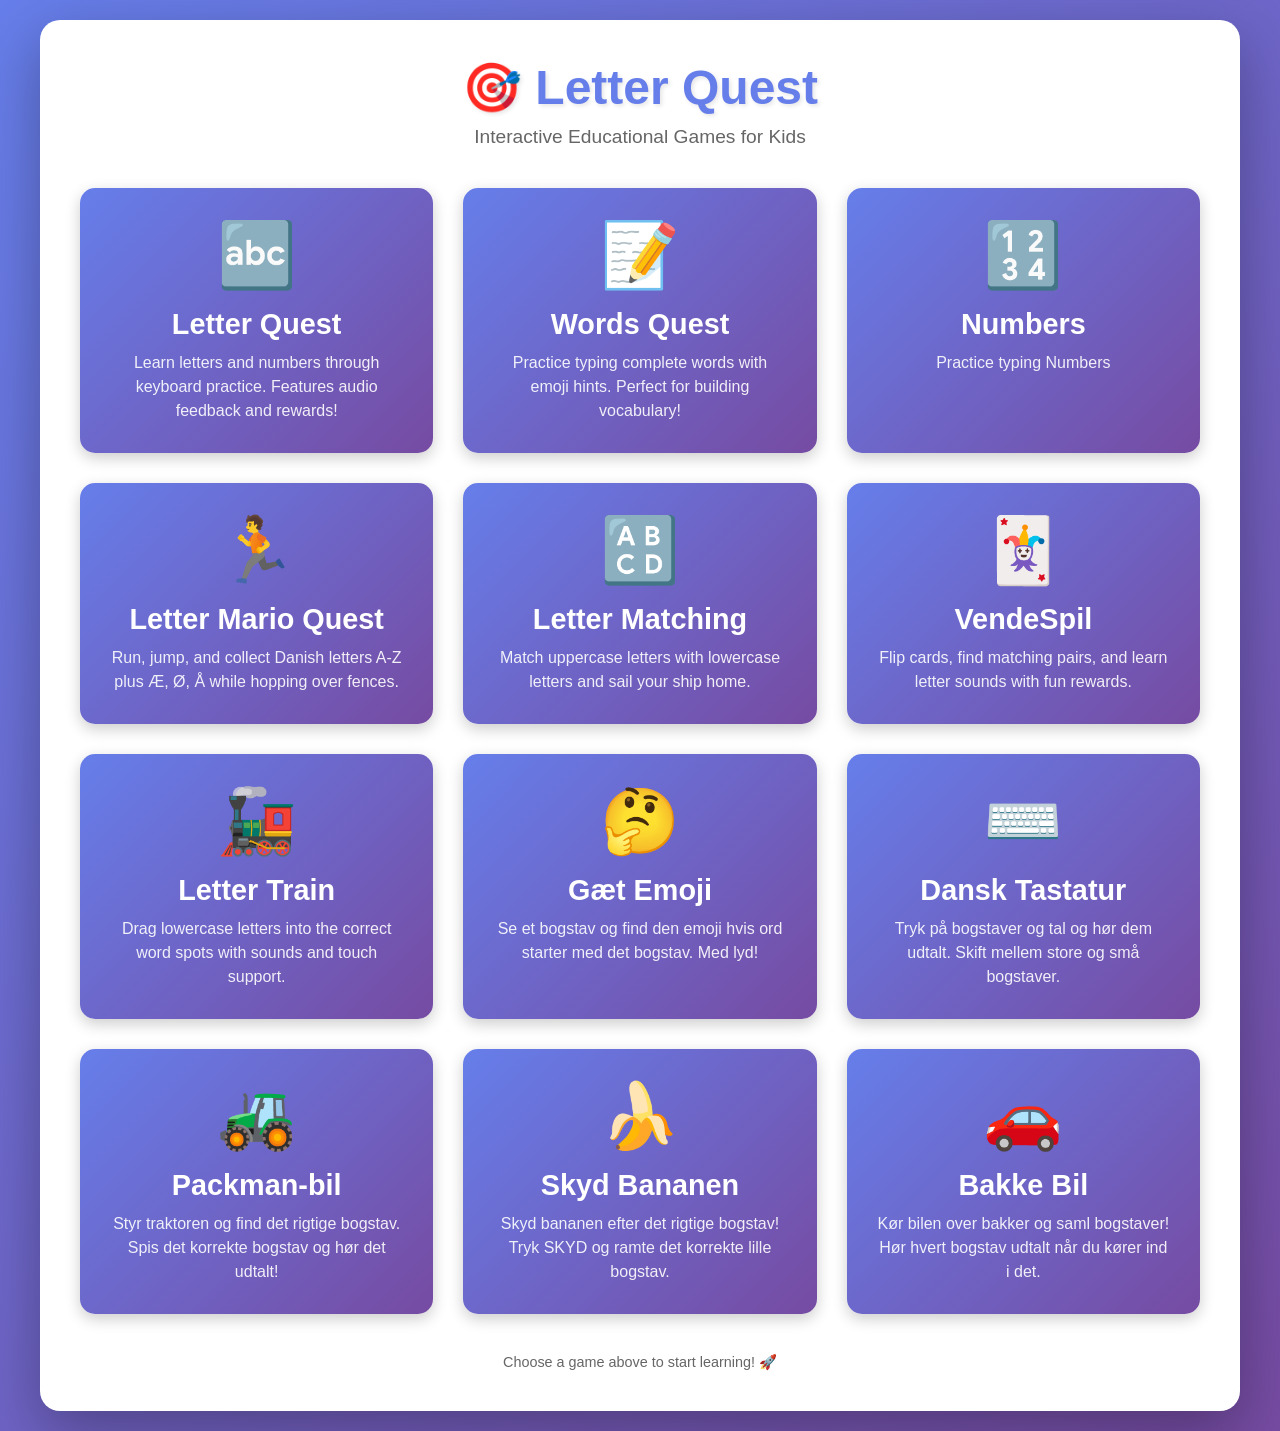
<file: index.html>
<!DOCTYPE html>
<html lang="en">
<head>
    <meta charset="UTF-8">
    <meta name="viewport" content="width=device-width, initial-scale=1.0">
    <title>Letter Quest - Educational Games</title>
    <link rel="icon" type="image/x-icon" href="favicon.ico">
    <link rel="icon" type="image/png" sizes="32x32" href="favicon-32x32.png">
    <link rel="icon" type="image/png" sizes="16x16" href="favicon-16x16.png">
    <link rel="apple-touch-icon" sizes="180x180" href="apple-touch-icon.png">
    <style>
        * {
            margin: 0;
            padding: 0;
            box-sizing: border-box;
        }

        body {
            font-family: 'Arial', sans-serif;
            background: linear-gradient(135deg, #667eea 0%, #764ba2 100%);
            min-height: 100vh;
            display: flex;
            justify-content: center;
            align-items: center;
            padding: 20px;
        }

        .container {
            max-width: 1200px;
            width: 100%;
            min-width: 0;
            background: white;
            border-radius: 20px;
            padding: 40px;
            box-shadow: 0 20px 60px rgba(0, 0, 0, 0.3);
            text-align: center;
        }

        h1 {
            color: #667eea;
            font-size: 3em;
            margin-bottom: 10px;
            text-shadow: 2px 2px 4px rgba(0, 0, 0, 0.1);
        }

        .subtitle {
            color: #666;
            font-size: 1.2em;
            margin-bottom: 40px;
        }

        .games-grid {
            display: grid;
            grid-template-columns: repeat(3, minmax(0, 1fr));
            gap: 30px;
            margin-top: 40px;
        }

        @media (max-width: 1000px) {
            .games-grid {
                grid-template-columns: repeat(2, minmax(0, 1fr));
            }
        }

        .game-card {
            background: linear-gradient(135deg, #667eea 0%, #764ba2 100%);
            border-radius: 15px;
            padding: 30px;
            text-decoration: none;
            color: white;
            transition: transform 0.3s ease, box-shadow 0.3s ease;
            cursor: pointer;
            box-shadow: 0 5px 15px rgba(0, 0, 0, 0.2);
        }

        .game-card:hover {
            transform: translateY(-10px);
            box-shadow: 0 15px 30px rgba(0, 0, 0, 0.3);
        }

        .game-icon {
            font-size: 4em;
            margin-bottom: 15px;
        }

        .game-title {
            font-size: 1.8em;
            font-weight: bold;
            margin-bottom: 10px;
        }

        .game-description {
            font-size: 1em;
            opacity: 0.9;
            line-height: 1.5;
        }

        .footer {
            margin-top: 40px;
            color: #666;
            font-size: 0.9em;
        }

        @media (max-width: 600px) {
            h1 {
                font-size: 2em;
            }

            .subtitle {
                font-size: 1em;
            }

            .games-grid {
                grid-template-columns: 1fr;
            }
        }
    </style>
</head>
<body>
    <div class="container">
        <h1>🎯 Letter Quest</h1>
        <p class="subtitle">Interactive Educational Games for Kids</p>

        <div class="games-grid">
            <a href="letter-quest.html" class="game-card">
                <div class="game-icon">🔤</div>
                <div class="game-title">Letter Quest</div>
                <div class="game-description">
                    Learn letters and numbers through keyboard practice. Features audio feedback and rewards!
                </div>
            </a>

            <a href="words.html" class="game-card">
                <div class="game-icon">📝</div>
                <div class="game-title">Words Quest</div>
                <div class="game-description">
                    Practice typing complete words with emoji hints. Perfect for building vocabulary!
                </div>
            </a>

            <a href="numbers.html" class="game-card">
                <div class="game-icon">🔢</div>
                <div class="game-title">Numbers</div>
                <div class="game-description">
                    Practice typing Numbers
                </div>
            </a>

            <a href="letter-mario.html" class="game-card">
                <div class="game-icon">🏃</div>
                <div class="game-title">Letter Mario Quest</div>
                <div class="game-description">
                    Run, jump, and collect Danish letters A-Z plus Æ, Ø, Å while hopping over fences.
                </div>
            </a>

            <a href="letter-matching.html" class="game-card">
                <div class="game-icon">🔠</div>
                <div class="game-title">Letter Matching</div>
                <div class="game-description">
                    Match uppercase letters with lowercase letters and sail your ship home.
                </div>
            </a>

            <a href="turn-game.html" class="game-card">
                <div class="game-icon">🃏</div>
                <div class="game-title">VendeSpil</div>
                <div class="game-description">
                    Flip cards, find matching pairs, and learn letter sounds with fun rewards.
                </div>
            </a>

            <a href="letter-train.html" class="game-card">
                <div class="game-icon">🚂</div>
                <div class="game-title">Letter Train</div>
                <div class="game-description">
                    Drag lowercase letters into the correct word spots with sounds and touch support.
                </div>
            </a>

            <a href="guess-emoji.html" class="game-card">
                <div class="game-icon">🤔</div>
                <div class="game-title">Gæt Emoji</div>
                <div class="game-description">
                    Se et bogstav og find den emoji hvis ord starter med det bogstav. Med lyd!
                </div>
            </a>

            <a href="danish-keyboard.html" class="game-card">
                <div class="game-icon">⌨️</div>
                <div class="game-title">Dansk Tastatur</div>
                <div class="game-description">
                    Tryk på bogstaver og tal og hør dem udtalt. Skift mellem store og små bogstaver.
                </div>
            </a>

            <a href="packman-car.html" class="game-card">
                <div class="game-icon">🚜</div>
                <div class="game-title">Packman-bil</div>
                <div class="game-description">
                    Styr traktoren og find det rigtige bogstav. Spis det korrekte bogstav og hør det udtalt!
                </div>
            </a>

            <a href="shooting-banana.html" class="game-card">
                <div class="game-icon">🍌</div>
                <div class="game-title">Skyd Bananen</div>
                <div class="game-description">
                    Skyd bananen efter det rigtige bogstav! Tryk SKYD og ramte det korrekte lille bogstav.
                </div>
            </a>

            <a href="climbing-hill.html" class="game-card">
                <div class="game-icon">🚗</div>
                <div class="game-title">Bakke Bil</div>
                <div class="game-description">
                    Kør bilen over bakker og saml bogstaver! Hør hvert bogstav udtalt når du kører ind i det.
                </div>
            </a>
        </div>

        <div class="footer">
            Choose a game above to start learning! 🚀
        </div>
    </div>
</body>
</html>
</file>
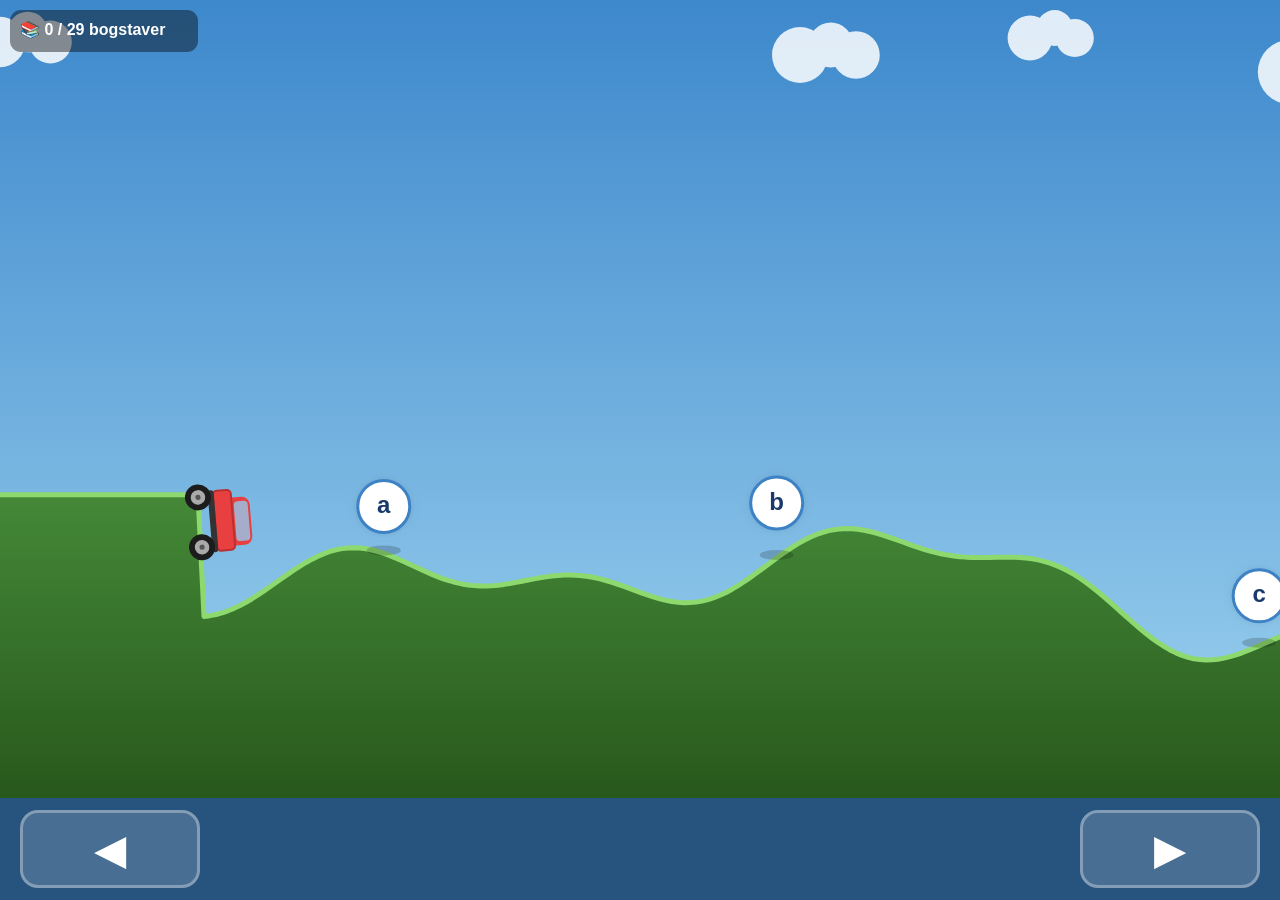
<file: climbing-hill.html>
<!DOCTYPE html>
<html lang="da">
<head>
    <meta charset="UTF-8">
    <meta name="viewport" content="width=device-width, initial-scale=1.0, user-scalable=no">
    <title>Bakke Bil</title>
    <link rel="stylesheet" href="climbing-hill.css">
</head>
<body>
    <main class="page">
        <canvas id="gameCanvas"></canvas>
        <div class="controls">
            <button class="ctrl-btn" id="btnLeft"  type="button" aria-label="Kør tilbage">◀</button>
            <button class="ctrl-btn" id="btnRight" type="button" aria-label="Kør frem">▶</button>
        </div>
    </main>
    <audio id="audioPlayer"></audio>
    <script src="disable-right-click.js"></script>
    <script src="climbing-hill.js"></script>
</body>
</html>
</file>
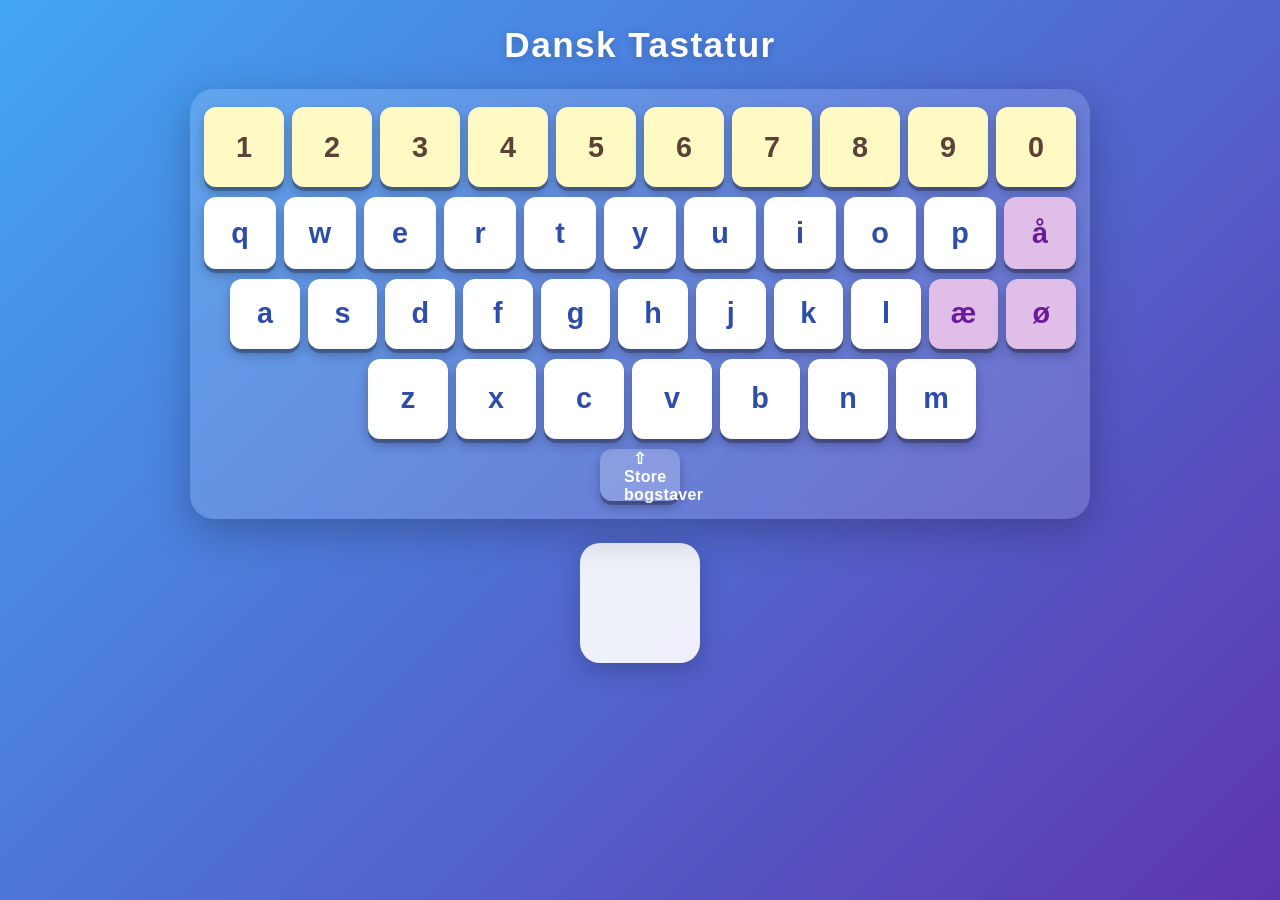
<file: danish-keyboard.html>
<!DOCTYPE html>
<html lang="da">
<head>
    <meta charset="UTF-8">
    <meta name="viewport" content="width=device-width, initial-scale=1.0">
    <title>Dansk Tastatur</title>
    <link rel="stylesheet" href="danish-keyboard.css">
</head>
<body>
    <main class="page">
        <h1 class="title">Dansk Tastatur</h1>

        <div class="keyboard" id="keyboard" aria-label="Dansk tastatur">

            <!-- Numbers row -->
            <div class="kb-row">
                <button class="key key--number" data-char="1" data-audio="numbers/1.ogg">1</button>
                <button class="key key--number" data-char="2" data-audio="numbers/2.ogg">2</button>
                <button class="key key--number" data-char="3" data-audio="numbers/3.ogg">3</button>
                <button class="key key--number" data-char="4" data-audio="numbers/4.ogg">4</button>
                <button class="key key--number" data-char="5" data-audio="numbers/5.ogg">5</button>
                <button class="key key--number" data-char="6" data-audio="numbers/6.ogg">6</button>
                <button class="key key--number" data-char="7" data-audio="numbers/7.ogg">7</button>
                <button class="key key--number" data-char="8" data-audio="numbers/8.ogg">8</button>
                <button class="key key--number" data-char="9" data-audio="numbers/9.ogg">9</button>
                <button class="key key--number" data-char="0" data-audio="numbers/0.ogg">0</button>
            </div>

            <!-- QWERTY row -->
            <div class="kb-row">
                <button class="key key--letter" data-char="Q" data-audio="alphabet/q.ogg">q</button>
                <button class="key key--letter" data-char="W" data-audio="alphabet/w.ogg">w</button>
                <button class="key key--letter" data-char="E" data-audio="alphabet/e.ogg">e</button>
                <button class="key key--letter" data-char="R" data-audio="alphabet/r.ogg">r</button>
                <button class="key key--letter" data-char="T" data-audio="alphabet/t.ogg">t</button>
                <button class="key key--letter" data-char="Y" data-audio="alphabet/y.ogg">y</button>
                <button class="key key--letter" data-char="U" data-audio="alphabet/u.ogg">u</button>
                <button class="key key--letter" data-char="I" data-audio="alphabet/i.ogg">i</button>
                <button class="key key--letter" data-char="O" data-audio="alphabet/o.ogg">o</button>
                <button class="key key--letter" data-char="P" data-audio="alphabet/p.ogg">p</button>
                <button class="key key--letter key--danish" data-char="Å" data-audio="alphabet/å.ogg">å</button>
            </div>

            <!-- Home row -->
            <div class="kb-row kb-row--home">
                <button class="key key--letter" data-char="A" data-audio="alphabet/a.ogg">a</button>
                <button class="key key--letter" data-char="S" data-audio="alphabet/s.ogg">s</button>
                <button class="key key--letter" data-char="D" data-audio="alphabet/d.ogg">d</button>
                <button class="key key--letter" data-char="F" data-audio="alphabet/f.ogg">f</button>
                <button class="key key--letter" data-char="G" data-audio="alphabet/g.ogg">g</button>
                <button class="key key--letter" data-char="H" data-audio="alphabet/h.ogg">h</button>
                <button class="key key--letter" data-char="J" data-audio="alphabet/j.ogg">j</button>
                <button class="key key--letter" data-char="K" data-audio="alphabet/k.ogg">k</button>
                <button class="key key--letter" data-char="L" data-audio="alphabet/l.ogg">l</button>
                <button class="key key--letter key--danish" data-char="Æ" data-audio="alphabet/æ.ogg">æ</button>
                <button class="key key--letter key--danish" data-char="Ø" data-audio="alphabet/ø.ogg">ø</button>
            </div>

            <!-- Bottom row -->
            <div class="kb-row kb-row--bottom">
                <button class="key key--letter" data-char="Z" data-audio="alphabet/z.ogg">z</button>
                <button class="key key--letter" data-char="X" data-audio="alphabet/x.ogg">x</button>
                <button class="key key--letter" data-char="C" data-audio="alphabet/c.ogg">c</button>
                <button class="key key--letter" data-char="V" data-audio="alphabet/v.ogg">v</button>
                <button class="key key--letter" data-char="B" data-audio="alphabet/b.ogg">b</button>
                <button class="key key--letter" data-char="N" data-audio="alphabet/n.ogg">n</button>
                <button class="key key--letter" data-char="M" data-audio="alphabet/m.ogg">m</button>
            </div>

            <!-- Case toggle row -->
            <div class="kb-row kb-row--controls">
                <button class="key key--shift" id="caseToggle" aria-pressed="false">⇧ Store bogstaver</button>
            </div>

        </div>

        <div class="display-wrap">
            <div class="display" id="display" aria-live="polite" aria-label="Senest trykkede tast"></div>
        </div>
    </main>

    <audio id="audioPlayer"></audio>

    <script src="disable-right-click.js"></script>
    <script src="danish-keyboard.js"></script>
</body>
</html>
</file>
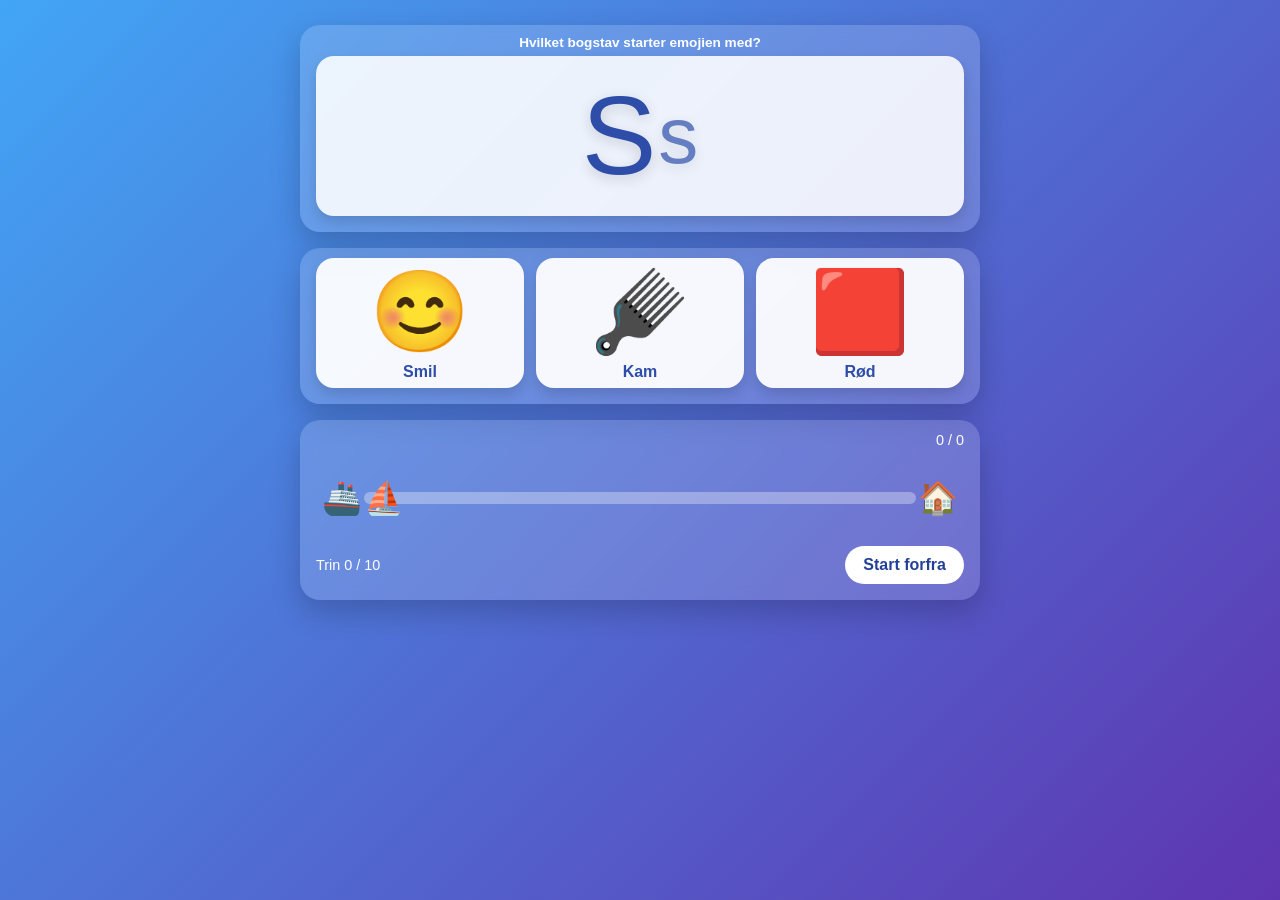
<file: guess-emoji.html>
<!DOCTYPE html>
<html lang="da">
<head>
    <meta charset="UTF-8">
    <meta name="viewport" content="width=device-width, initial-scale=1.0">
    <title>Gæt Emoji</title>
    <link rel="stylesheet" href="guess-emoji.css">
</head>
<body>
    <main class="game" aria-label="Gæt emoji bogstav-spil">

        <section class="panel letter-panel" aria-label="Bogstav">
            <h2 class="panel-title">Hvilket bogstav starter emojien med?</h2>
            <button id="letterBtn" class="letter-card" type="button" aria-label="Tryk for at høre bogstavet"></button>
        </section>

        <section class="panel emoji-panel" aria-label="Vælg emoji">
            <div class="emoji-choices" id="emojiChoices"></div>
        </section>

        <section class="bottom-panel" aria-label="Fremskridt">
            <div class="track-head">
                <div class="feedback" id="feedback" aria-live="polite"></div>
                <div class="score"><span id="correctCount">0</span> / <span id="attemptCount">0</span></div>
            </div>

            <div class="track" id="track">
                <div class="track-line"></div>
                <div class="track-start" aria-hidden="true">🚢</div>
                <div class="track-end" aria-hidden="true">🏠</div>
                <div class="ship" id="ship" aria-hidden="true">⛵</div>
            </div>

            <div class="track-foot">
                <div class="step-info">Trin <span id="stepCount">0</span> / <span id="stepGoal">10</span></div>
                <div class="stickers" id="stickers" aria-label="Optjente klistermærker"></div>
                <button id="restartBtn" class="restart-btn" type="button">Start forfra</button>
            </div>
        </section>

    </main>

    <audio id="audioPlayer"></audio>

    <script src="disable-right-click.js"></script>
    <script src="guess-emoji.js"></script>
</body>
</html>
</file>
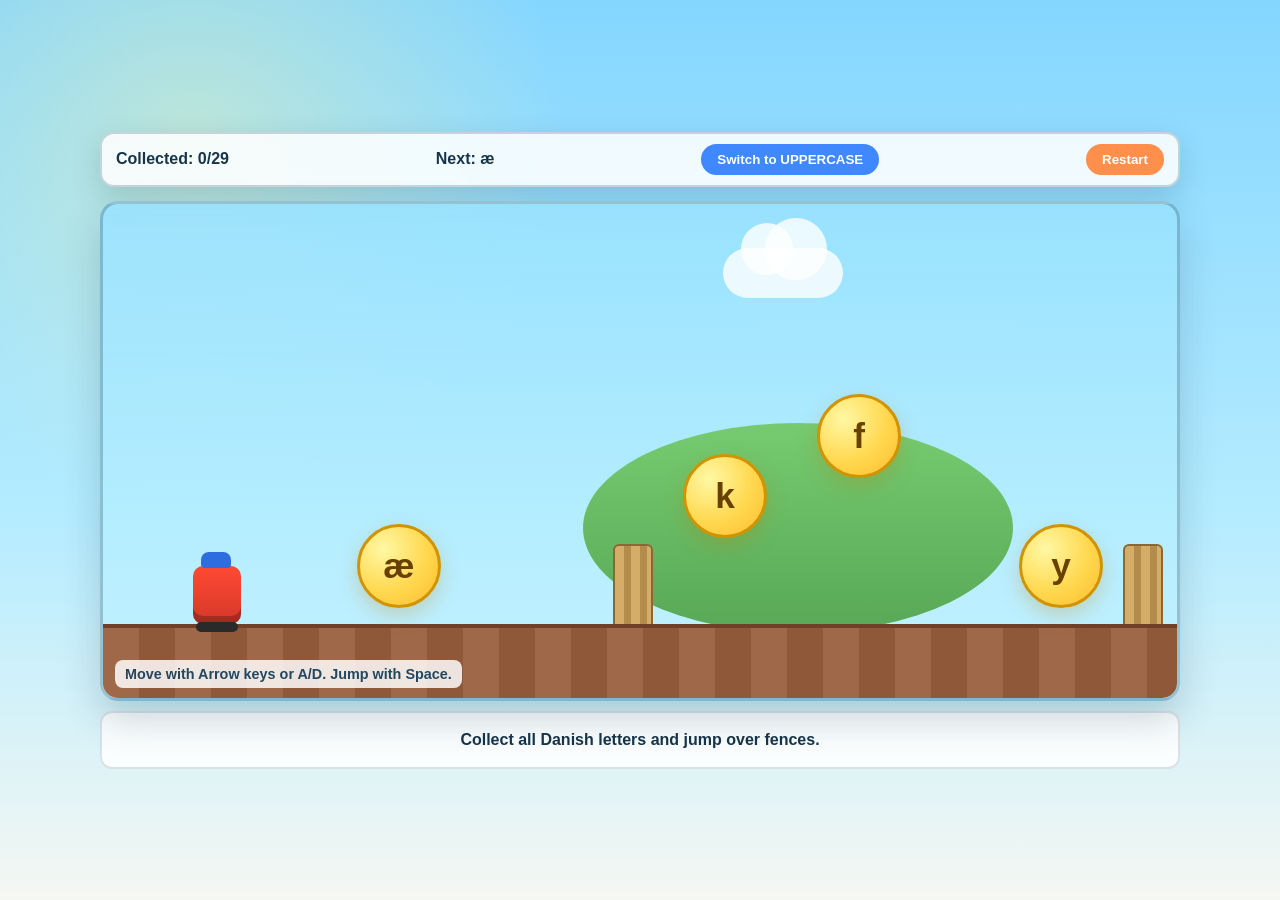
<file: letter-mario.html>
<!DOCTYPE html>
<html lang="en">
<head>
    <meta charset="UTF-8">
    <meta name="viewport" content="width=device-width, initial-scale=1.0">
    <title>Letter Mario Quest</title>
    <link rel="stylesheet" href="letter-mario.css">
</head>
<body>
    <div class="page">
        <header class="hud">
            <div class="hud-item">Collected: <span id="collectedCount">0</span>/<span id="totalCount">29</span></div>
            <div class="hud-item">Next: <span id="nextLetter">A</span></div>
            <button id="toggleCaseBtn" type="button">Switch to UPPERCASE</button>
            <button id="restartBtn" type="button">Restart</button>
        </header>

        <main class="game-shell">
            <div class="game-viewport" id="gameViewport" aria-label="Letter Mario game area">
                <div class="world" id="world">
                    <div class="sky-decor cloud cloud-a"></div>
                    <div class="sky-decor cloud cloud-b"></div>
                    <div class="sky-decor hill hill-a"></div>
                    <div class="sky-decor hill hill-b"></div>
                    <div class="ground" id="ground"></div>
                    <div class="player" id="player" aria-label="Player"></div>
                </div>
                <div class="pickup-preview" id="pickupPreview" aria-live="polite"></div>
                <div class="hint">Move with Arrow keys or A/D. Jump with Space.</div>
                <div class="mobile-controls" id="mobileControls" aria-label="Mobile game controls">
                    <button class="control-btn" id="moveLeftBtn" type="button" aria-label="Move left">&#x2190;</button>
                    <button class="control-btn" id="jumpBtn" type="button" aria-label="Jump">&#x2191;</button>
                    <button class="control-btn" id="moveRightBtn" type="button" aria-label="Move right">&#x2192;</button>
                </div>
            </div>

            <section class="status-panel" id="statusPanel">
                <p id="statusText">Collect all Danish letters from A-Z plus Æ, Ø, Å.</p>
            </section>
        </main>
    </div>

    <audio id="audioPlayer"></audio>
    <script src="disable-right-click.js"></script>
    <script src="letter-mario.js"></script>
</body>
</html>
</file>
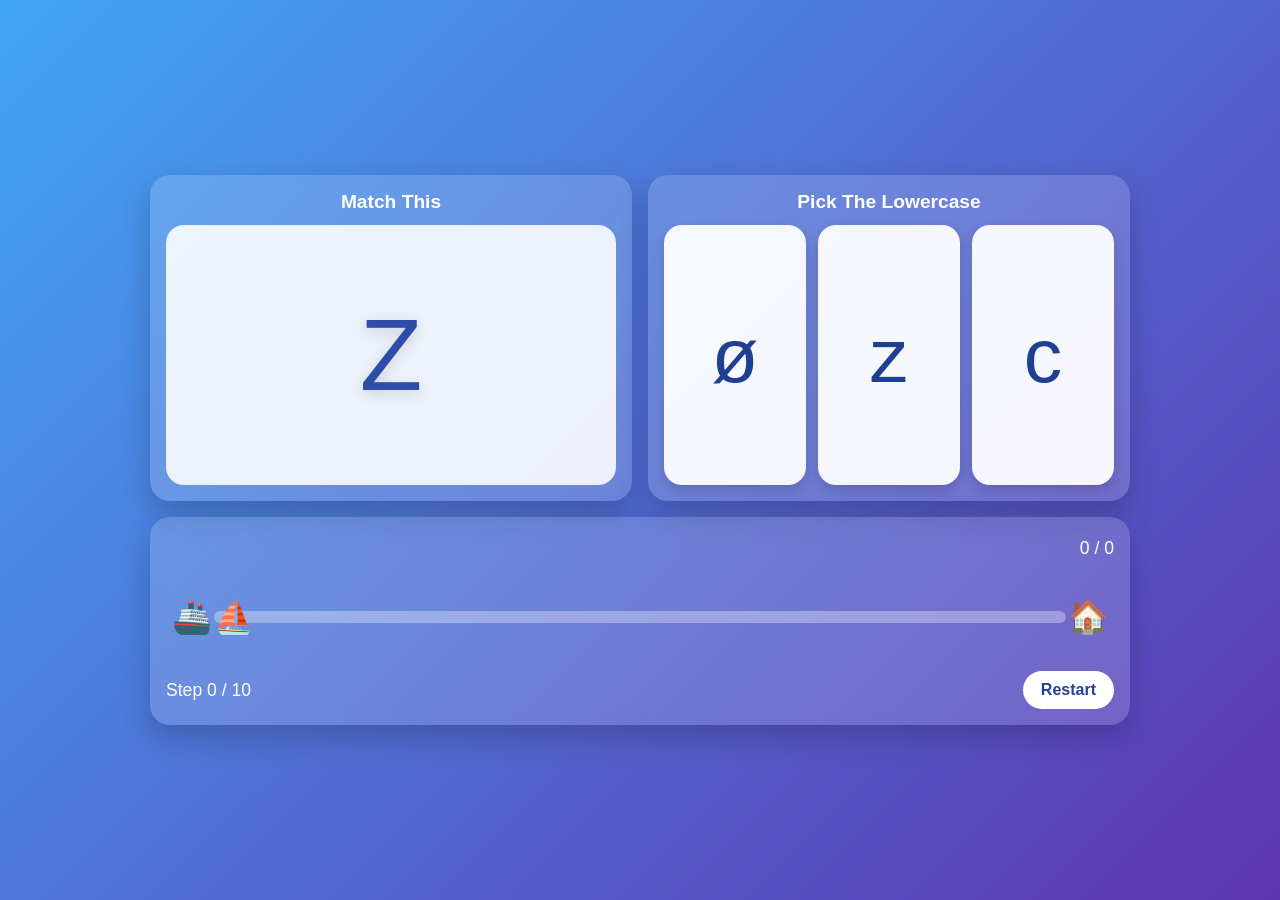
<file: letter-matching.html>
<!DOCTYPE html>
<html lang="en">
<head>
    <meta charset="UTF-8">
    <meta name="viewport" content="width=device-width, initial-scale=1.0">
    <title>Letter Matching</title>
    <link rel="stylesheet" href="letter-matching.css">
</head>
<body>
    <main class="game" aria-label="Letter matching game">
        <section class="top-panels">
            <article class="panel prompt-panel" aria-label="Prompt letter">
                <h2 class="panel-title">Match This</h2>
                <button id="promptCard" class="prompt-card" type="button" aria-label="Prompt uppercase letter"></button>
            </article>

            <article class="panel choices-panel" aria-label="Lowercase choices">
                <h2 class="panel-title">Pick The Lowercase</h2>
                <div class="choices" id="choices"></div>
            </article>
        </section>

        <section class="bottom-panel" aria-label="Progress track">
            <div class="track-head">
                <div class="feedback" id="feedback" aria-live="polite"></div>
                <div class="score"><span id="correctCount">0</span> / <span id="attemptCount">0</span></div>
            </div>

            <div class="track" id="track">
                <div class="track-line"></div>
                <div class="track-start" aria-hidden="true">🚢</div>
                <div class="track-end" aria-hidden="true">🏠</div>
                <div class="ship" id="ship" aria-hidden="true">⛵</div>
            </div>

            <div class="track-foot">
                <div class="step-info">Step <span id="stepCount">0</span> / <span id="stepGoal">10</span></div>
                <div class="stickers" id="stickers" aria-label="Earned stickers"></div>
                <button id="restartBtn" class="restart-btn" type="button">Restart</button>
            </div>
        </section>
    </main>

    <audio id="audioPlayer"></audio>

    <script src="disable-right-click.js"></script>
    <script src="letter-matching.js"></script>
</body>
</html>
</file>
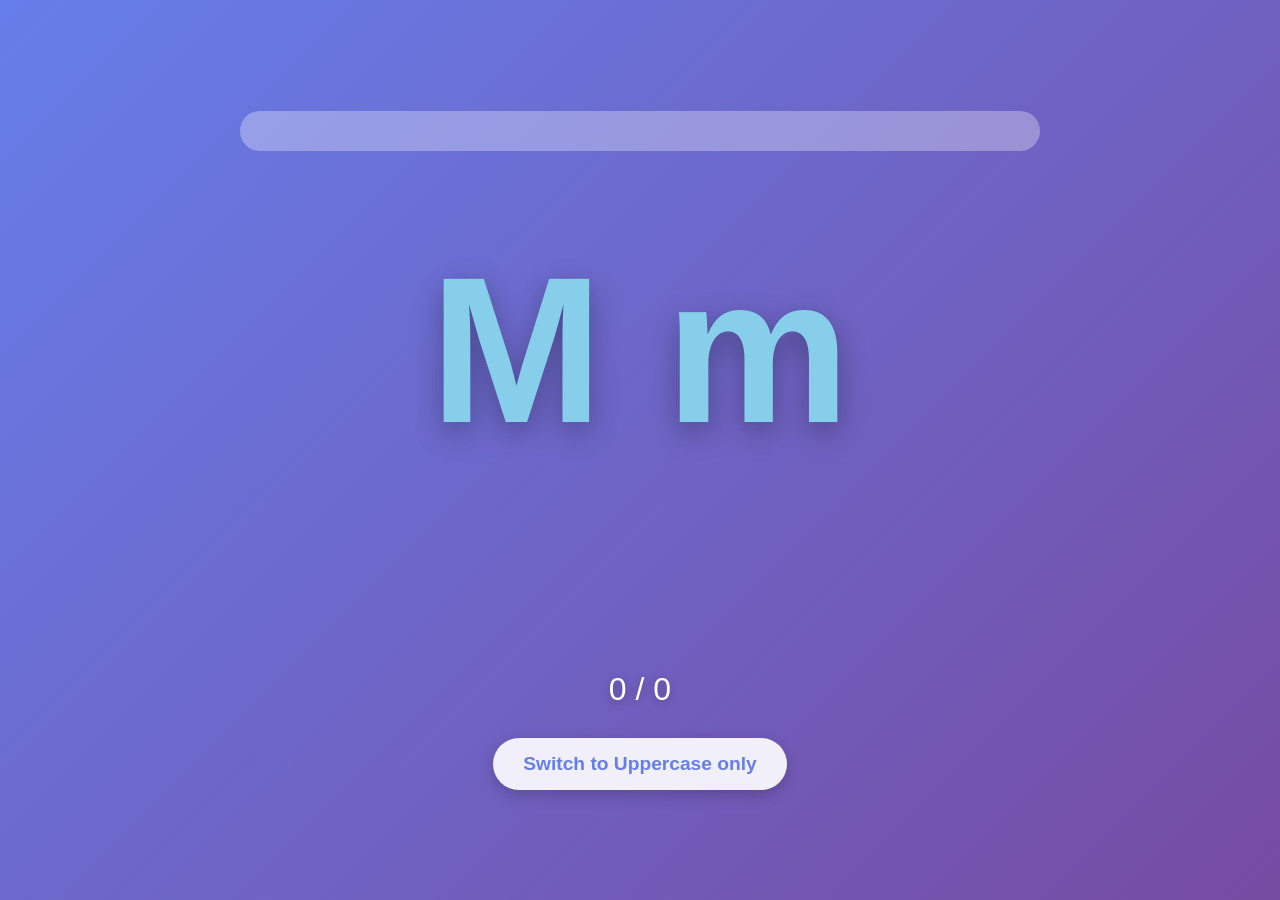
<file: letter-quest.html>
<!DOCTYPE html>
<html lang="en">
<head>
    <meta charset="UTF-8">
    <meta name="viewport" content="width=device-width, initial-scale=1.0">
    <title>Letter Quest</title>
    <link rel="stylesheet" href="letter-quest.css">
</head>
<body>
    <div class="container">
        <div class="progress-bar">
            <div class="progress-fill" id="progressFill"></div>
            <div class="stickers" id="stickers"></div>
        </div>
        
        <div class="letter-display" id="letterDisplay"></div>
        
        <div class="feedback" id="feedback"></div>
        
        <div class="score">
            <span id="successCount">0</span> / <span id="totalCount">0</span>
        </div>
        
        <div class="controls">
            <button id="toggleCase">Switch to Uppercase only</button>
        </div>
    </div>
    
    <audio id="audioPlayer"></audio>
    
    <script src="disable-right-click.js"></script>
    <script src="letter-quest.js"></script>
</body>
</html>
</file>
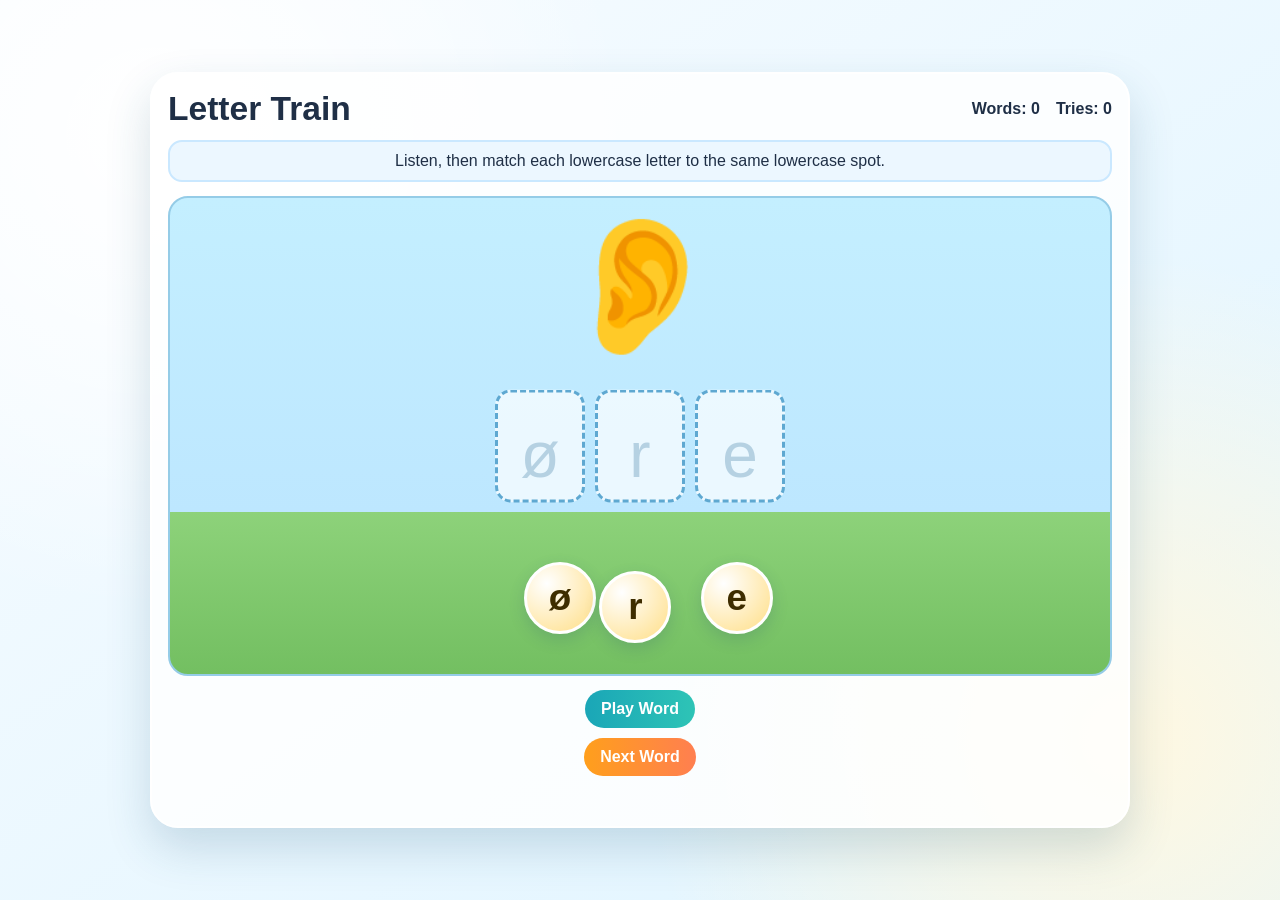
<file: letter-train.html>
<!DOCTYPE html>
<html lang="en">
<head>
	<meta charset="UTF-8">
	<meta name="viewport" content="width=device-width, initial-scale=1.0">
	<title>Letter Train</title>
	<link rel="stylesheet" href="letter-train.css">
</head>
<body>
	<main class="game" aria-label="Letter Train game">
		<header class="topbar">
			<h1>Letter Train</h1>
			<div class="scoreboard">
				<span>Words: <strong id="solvedCount">0</strong></span>
				<span>Tries: <strong id="attemptCount">0</strong></span>
			</div>
		</header>

		<section class="instructions" aria-live="polite">
			<p id="instructionText">Drag a letter to the matching spot, or click a letter then click its spot.</p>
		</section>

		<section class="arena" id="arena" aria-label="Word and letters">
			<div class="emoji" id="emojiDisplay" aria-hidden="true"></div>
			<div class="target-word" id="targetWord" aria-label="Target word"></div>
			<div class="letter-bank" id="letterBank" aria-label="Available letters"></div>
		</section>

		<footer class="controls">
			<button id="playWordBtn" type="button">Play Word</button>
			<button id="nextWordBtn" type="button">Next Word</button>
			<div class="feedback" id="feedback" aria-live="polite"></div>
		</footer>
	</main>

	<audio id="audioPlayer"></audio>

	<script src="disable-right-click.js"></script>
	<script src="letter-train.js"></script>
</body>
</html>
</file>
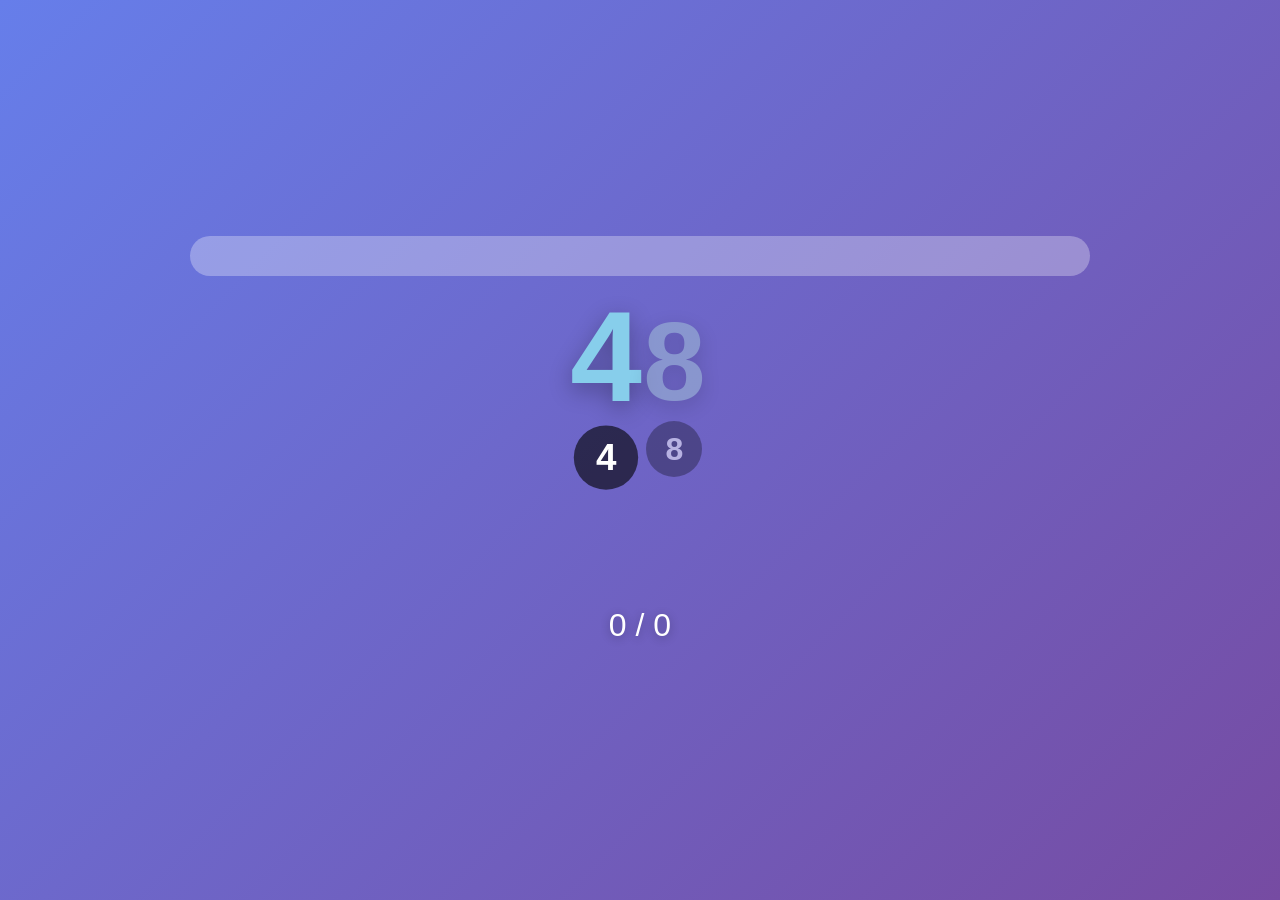
<file: numbers.html>
<!DOCTYPE html>
<html lang="en">
<head>
    <meta charset="UTF-8">
    <meta name="viewport" content="width=device-width, initial-scale=1.0">
    <title>Numbers Quest</title>
    <link rel="stylesheet" href="numbers.css">
</head>
<body>
    <div class="container">
        <div class="progress-bar">
            <div class="progress-fill" id="progressFill"></div>
            <div class="stickers" id="stickers"></div>
        </div>

        <div class="emoji-display" id="emojiDisplay"></div>

        <div class="word-display" id="wordDisplay"></div>

        <div class="feedback" id="feedback"></div>

        <div class="score">
            <span id="successCount">0</span> / <span id="totalCount">0</span>
        </div>
    </div>

    <audio id="audioPlayer"></audio>

    <script src="disable-right-click.js"></script>
    <script src="numbers.js"></script>
</body>
</html>
</file>
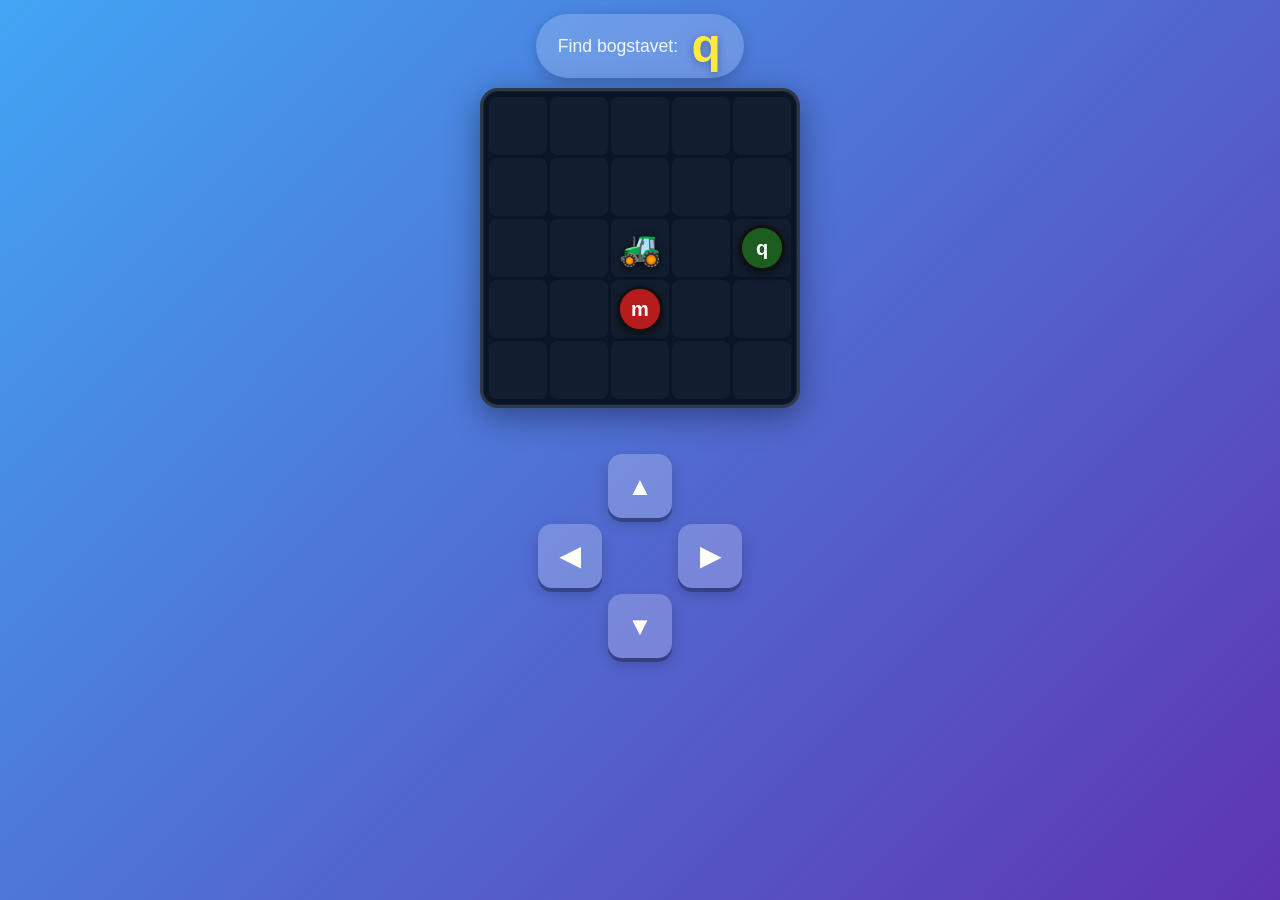
<file: packman-car.html>
<!DOCTYPE html>
<html lang="da">
<head>
    <meta charset="UTF-8">
    <meta name="viewport" content="width=device-width, initial-scale=1.0, user-scalable=no">
    <title>Packman-bil</title>
    <link rel="stylesheet" href="packman-car.css">
</head>
<body>
    <main class="page">

        <header class="target-bar">
            <span class="target-label">Find bogstavet:</span>
            <span class="target-letter" id="targetLetter"></span>
        </header>

        <div class="play-area" id="playArea" aria-label="Spil-felt"></div>

        <div class="feedback" id="feedback" aria-live="polite"></div>

        <nav class="controls" aria-label="Retningsknapper">
            <div class="dpad">
                <button class="dpad-btn" id="btnUp"    aria-label="Op">▲</button>
                <button class="dpad-btn" id="btnLeft"  aria-label="Venstre">◀</button>
                <div class="dpad-gap"></div>
                <button class="dpad-btn" id="btnRight" aria-label="Højre">▶</button>
                <button class="dpad-btn" id="btnDown"  aria-label="Ned">▼</button>
            </div>
        </nav>

    </main>

    <audio id="audioPlayer"></audio>
    <script src="disable-right-click.js"></script>
    <script src="packman-car.js"></script>
</body>
</html>
</file>
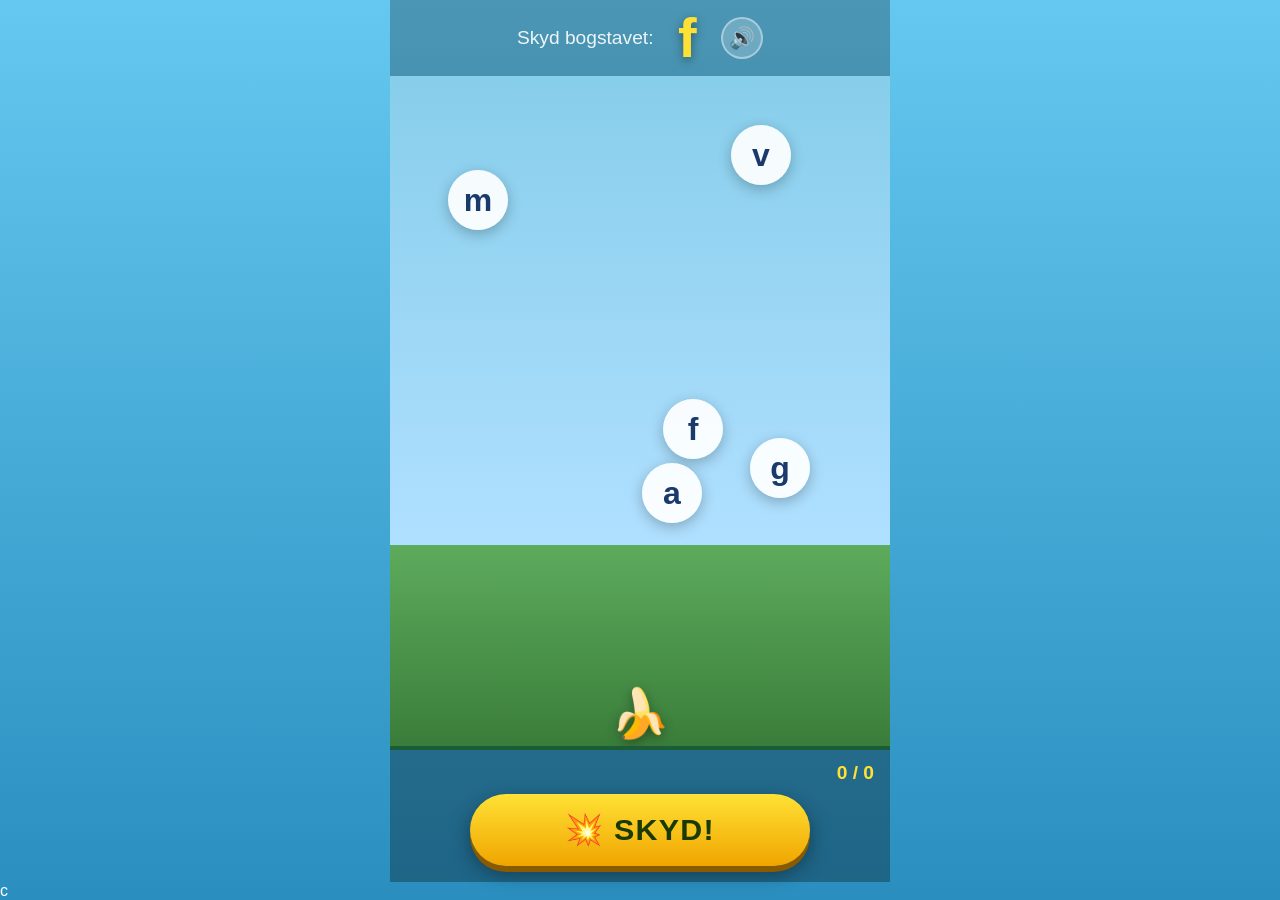
<file: shooting-banana.html>
<!DOCTYPE html>
<html lang="da">
<head>
    <meta charset="UTF-8">
    <meta name="viewport" content="width=device-width, initial-scale=1.0, user-scalable=no">
    <title>Skyd Bananen</title>
    <link rel="stylesheet" href="shooting-banana.css">
</head>
<body>
    <main class="page">

        <header class="target-bar">
            <span class="target-label">Skyd bogstavet:</span>
            <span class="target-letter" id="targetLetter"></span>
            <button class="hear-btn" id="hearBtn" type="button" aria-label="Hør bogstavet">🔊</button>
        </header>

        <div class="game-area" id="gameArea">
            <div class="shooter" id="shooter">🍌</div>
        </div>

        <div class="bottom-bar">
            <div class="score-row">
                <span class="feedback" id="feedback" aria-live="polite"></span>
                <span class="score" id="score">0 / 0</span>
            </div>
            <button class="shoot-btn" id="shootBtn" type="button">💥 SKYD!</button>
        </div>

    </main>

    <audio id="audioPlayer"></audio>
    <script src="disable-right-click.js"></script>
    <script src="shooting-banana.js"></script>
</body>
</html>
c
</file>
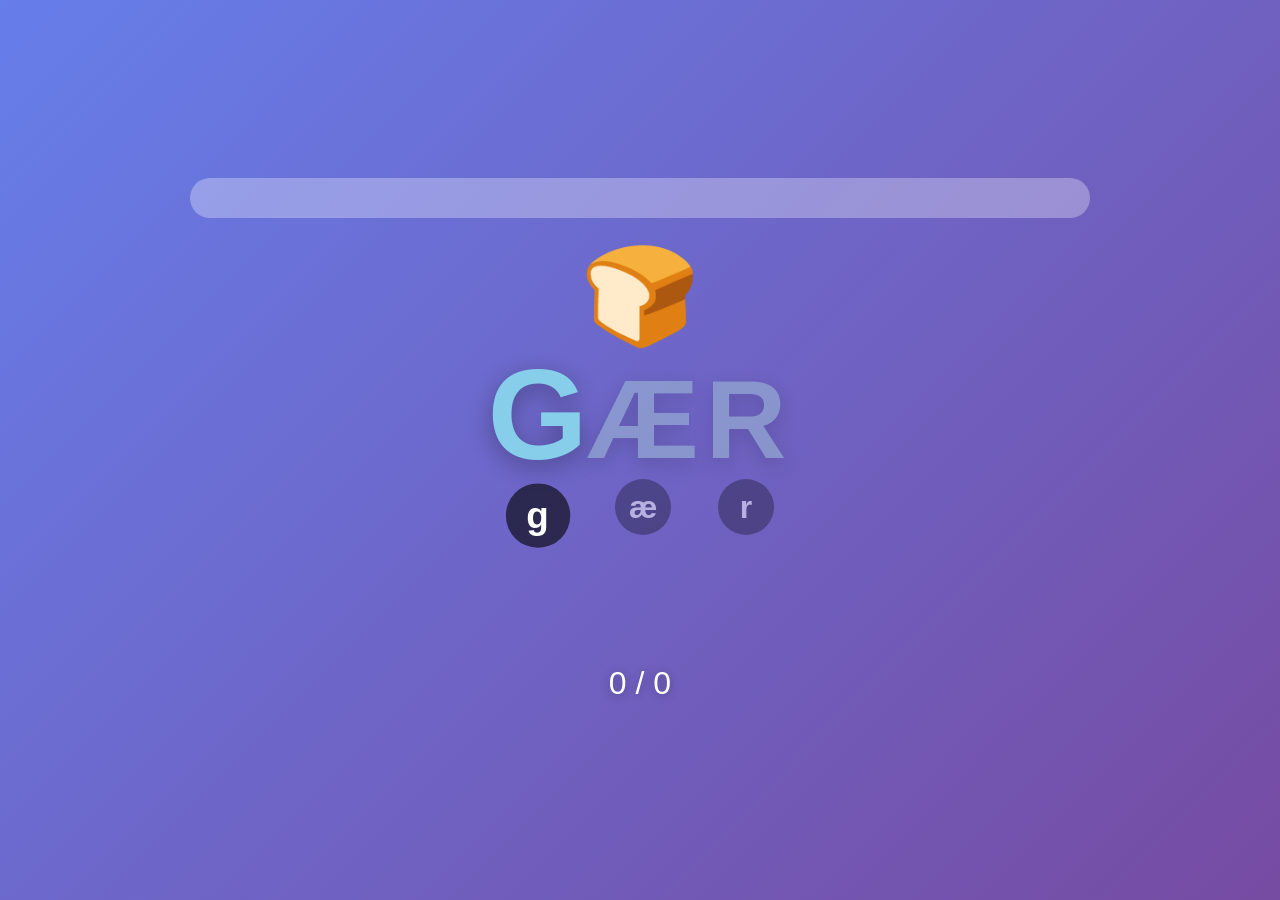
<file: words.html>
<!DOCTYPE html>
<html lang="en">
<head>
    <meta charset="UTF-8">
    <meta name="viewport" content="width=device-width, initial-scale=1.0">
    <title>Words Quest</title>
    <link rel="stylesheet" href="words.css">
</head>
<body>
    <div class="container">
        <div class="progress-bar">
            <div class="progress-fill" id="progressFill"></div>
            <div class="stickers" id="stickers"></div>
        </div>

        <div class="emoji-display" id="emojiDisplay"></div>

        <div class="word-display" id="wordDisplay"></div>

        <div class="feedback" id="feedback"></div>

        <div class="score">
            <span id="successCount">0</span> / <span id="totalCount">0</span>
        </div>
    </div>

    <audio id="audioPlayer"></audio>

    <script src="disable-right-click.js"></script>
    <script src="words.js"></script>
</body>
</html>
</file>
<file: climbing-hill.css>
* {
    margin: 0;
    padding: 0;
    box-sizing: border-box;
    -webkit-tap-highlight-color: transparent;
}

body {
    height: 100dvh;
    overflow: hidden;
    touch-action: none;
    user-select: none;
    background: #3d88cc;
    display: flex;
    flex-direction: column;
    font-family: "Arial Rounded MT Bold", "Helvetica Rounded", Arial, sans-serif;
}

.page {
    display: flex;
    flex-direction: column;
    height: 100%;
}

#gameCanvas {
    display: block;
    flex: 1;
    min-height: 0;
    width: 100%;
}

/* ── Bottom control bar ── */
.controls {
    flex-shrink: 0;
    display: flex;
    justify-content: space-between;
    align-items: center;
    gap: 16px;
    padding: 12px 20px;
    padding-bottom: max(12px, env(safe-area-inset-bottom));
    background: rgba(0, 0, 0, 0.38);
}

.ctrl-btn {
    flex: 1;
    max-width: 180px;
    height: 78px;
    border: 3px solid rgba(255, 255, 255, 0.32);
    border-radius: 18px;
    background: rgba(255, 255, 255, 0.16);
    color: #fff;
    font-size: 2.6rem;
    cursor: pointer;
    touch-action: manipulation;
    display: flex;
    align-items: center;
    justify-content: center;
    transition: background 0.08s, transform 0.07s, border-color 0.07s;
}

.ctrl-btn.pressed,
.ctrl-btn:active {
    background: rgba(255, 255, 255, 0.42);
    border-color: rgba(255, 255, 255, 0.65);
    transform: scale(0.94);
}
</file>
<file: danish-keyboard.css>
* {
    margin: 0;
    padding: 0;
    box-sizing: border-box;
}

:root {
    --bg-a: #42a5f5;
    --bg-b: #5e35b1;
    --key-letter: #ffffff;
    --key-letter-text: #2d4da8;
    --key-number: #fff9c4;
    --key-number-text: #5d4037;
    --key-danish: #e1bee7;
    --key-danish-text: #6a1b9a;
    --focus: #ffeb3b;
    --shadow: rgba(0, 0, 0, 0.25);
}

body {
    font-family: "Arial Rounded MT Bold", "Helvetica Rounded", Arial, sans-serif;
    min-height: 100vh;
    display: flex;
    align-items: flex-start;
    justify-content: center;
    background: linear-gradient(135deg, var(--bg-a) 0%, var(--bg-b) 100%);
    color: #ffffff;
    padding: 25px 12px 24px;
}

.page {
    width: min(900px, 100%);
    display: flex;
    flex-direction: column;
    align-items: center;
    gap: 24px;
}

.title {
    font-size: clamp(1.4rem, 5vw, 2.2rem);
    text-shadow: 0 2px 8px rgba(0,0,0,0.2);
    letter-spacing: 0.04em;
}

/* ── Keyboard ── */
.keyboard {
    width: 100%;
    background: rgba(255, 255, 255, 0.14);
    border-radius: 24px;
    padding: 18px 14px;
    box-shadow: 0 12px 40px rgba(0, 0, 0, 0.25);
    -webkit-backdrop-filter: blur(6px);
    backdrop-filter: blur(6px);
    display: flex;
    flex-direction: column;
    gap: 10px;
}

.kb-row {
    display: flex;
    justify-content: center;
    gap: 8px;
}

.kb-row--home {
    padding-left: clamp(0px, 3%, 28px);
}

.kb-row--bottom {
    padding-left: clamp(0px, 8%, 64px);
}

/* ── Keys ── */
.key {
    flex: 1 1 0;
    max-width: 80px;
    aspect-ratio: 1 / 1;
    border: none;
    border-radius: 12px;
    font-family: inherit;
    font-size: clamp(1rem, 3.5vw, 1.8rem);
    font-weight: bold;
    cursor: pointer;
    box-shadow: 0 4px 0 var(--shadow), 0 6px 12px var(--shadow);
    transition: transform 0.08s ease, box-shadow 0.08s ease, background 0.1s ease;
    user-select: none;
    -webkit-tap-highlight-color: transparent;
}

.key:active {
    transform: translateY(3px);
    box-shadow: 0 1px 0 var(--shadow);
}

.key:focus-visible {
    outline: 3px solid var(--focus);
    outline-offset: 2px;
}

.key--letter {
    background: var(--key-letter);
    color: var(--key-letter-text);
}

.key--letter:hover {
    background: #e8eeff;
}

.key--number {
    background: var(--key-number);
    color: var(--key-number-text);
}

.key--number:hover {
    background: #fff59d;
}

.key--danish {
    background: var(--key-danish);
    color: var(--key-danish-text);
}

.key--danish:hover {
    background: #ce93d8;
}

.key.pressed {
    background: #ffeb3b !important;
    color: #333 !important;
}

.key--shift {
    flex: 0 0 auto;
    width: auto;
    aspect-ratio: unset;
    padding: 0 24px;
    height: 52px;
    font-size: 1rem;
    background: rgba(255, 255, 255, 0.22);
    color: #ffffff;
    border-radius: 12px;
    letter-spacing: 0.02em;
}

.key--shift:hover {
    background: rgba(255, 255, 255, 0.35);
}

.key--shift.active {
    background: #ffeb3b;
    color: #333;
}

/* ── Display ── */
.display-wrap {
    width: 100%;
    display: flex;
    justify-content: center;
}

.display {
    min-width: 120px;
    min-height: 120px;
    background: rgba(255, 255, 255, 0.9);
    border-radius: 20px;
    box-shadow: 0 8px 24px rgba(0, 0, 0, 0.2);
    display: flex;
    align-items: center;
    justify-content: center;
    font-size: clamp(4rem, 18vw, 8rem);
    font-weight: bold;
    color: #2d4da8;
    transition: transform 0.12s ease;
}

.display.pop {
    animation: key-pop 0.25s ease;
}

@keyframes key-pop {
    0%   { transform: scale(1); }
    40%  { transform: scale(1.18); }
    100% { transform: scale(1); }
}

/* ── Responsive ── */
@media (max-width: 520px) {
    .kb-row {
        gap: 5px;
    }

    .keyboard {
        padding: 12px 8px;
        gap: 6px;
    }

    .key {
        border-radius: 8px;
    }

    .display {
        min-width: 90px;
        min-height: 90px;
    }
}
</file>
<file: guess-emoji.css>
* {
    margin: 0;
    padding: 0;
    box-sizing: border-box;
}

:root {
    --bg-a: #42a5f5;
    --bg-b: #5e35b1;
    --panel-bg: rgba(255, 255, 255, 0.16);
    --text: #ffffff;
    --ok: #a5d6a7;
    --error: #ffab91;
    --focus: #ffeb3b;
}

body {
    font-family: "Arial Rounded MT Bold", "Helvetica Rounded", Arial, sans-serif;
    min-height: 100vh;
    display: flex;
    align-items: flex-start;
    justify-content: center;
    background: linear-gradient(135deg, var(--bg-a) 0%, var(--bg-b) 100%);
    color: var(--text);
    padding: 25px 18px 18px;
}

.game {
    width: min(680px, 100%);
    display: grid;
    gap: 16px;
}

.panel,
.bottom-panel {
    background: var(--panel-bg);
    border-radius: 20px;
    padding: 10px 16px 16px;
    box-shadow: 0 12px 30px rgba(0, 0, 0, 0.2);
    -webkit-backdrop-filter: blur(6px);
    backdrop-filter: blur(6px);
}

.panel-title {
    font-size: 0.85rem;
    margin-bottom: 6px;
    text-align: center;
}

/* ── Letter card ── */
.letter-card {
    width: 100%;
    min-height: 160px;
    border: none;
    border-radius: 18px;
    background: rgba(255, 255, 255, 0.88);
    color: #2d4da8;
    cursor: pointer;
    display: flex;
    align-items: center;
    justify-content: center;
    gap: 0.15em;
    text-shadow: 0 4px 14px rgba(0, 0, 0, 0.15);
    transition: transform 0.1s ease, box-shadow 0.1s ease;
    box-shadow: 0 6px 14px rgba(0, 0, 0, 0.15);
}

.letter-card:hover,
.letter-card:focus-visible {
    transform: translateY(-2px) scale(1.01);
    box-shadow: 0 10px 20px rgba(0, 0, 0, 0.22);
    outline: 4px solid var(--focus);
    outline-offset: 2px;
}

.letter-upper {
    font-size: clamp(4rem, 12vw, 7rem);
    line-height: 1;
}

.letter-lower {
    font-size: clamp(2.5rem, 8vw, 5rem);
    line-height: 1;
    opacity: 0.7;
}

/* ── Emoji choices ── */
.emoji-choices {
    display: grid;
    grid-template-columns: repeat(3, 1fr);
    gap: 12px;
}

.emoji-card {
    min-height: 130px;
    border: none;
    border-radius: 18px;
    font-size: clamp(3rem, 8vw, 5rem);
    background: rgba(255, 255, 255, 0.94);
    color: #1f3f93;
    cursor: pointer;
    display: flex;
    flex-direction: column;
    align-items: center;
    justify-content: center;
    gap: 4px;
    transition: transform 0.12s ease, box-shadow 0.12s ease;
    box-shadow: 0 6px 14px rgba(0, 0, 0, 0.15);
}

.emoji-card:hover,
.emoji-card:focus-visible {
    transform: translateY(-3px) scale(1.03);
    box-shadow: 0 10px 20px rgba(0, 0, 0, 0.22);
    outline: 4px solid var(--focus);
    outline-offset: 2px;
}

.emoji-card.correct {
    background: #dcedc8;
}

.emoji-card.wrong {
    background: #ffcdd2;
    animation: shake 0.35s ease;
}

.emoji-label {
    font-size: clamp(0.7rem, 2.5vw, 1rem);
    color: #2d4da8;
    font-weight: bold;
}

/* ── Bottom panel ── */
.bottom-panel {
    display: grid;
    gap: 4px;
}

.track-head,
.track-foot {
    display: flex;
    justify-content: space-between;
    align-items: center;
    gap: 4px;
    flex-wrap: wrap;
}

.feedback {
    min-height: 20px;
    font-size: 1rem;
}

.feedback.ok  { color: var(--ok); }
.feedback.error { color: var(--error); }

.score,
.step-info {
    font-size: 0.9rem;
}

.track {
    position: relative;
    height: 88px;
}

.track-line {
    position: absolute;
    top: 50%;
    left: 48px;
    right: 48px;
    height: 12px;
    transform: translateY(-50%);
    border-radius: 999px;
    background: rgba(255, 255, 255, 0.32);
}

.track-start,
.track-end,
.ship {
    position: absolute;
    top: 50%;
    transform: translateY(-50%);
    font-size: 2rem;
}

.track-start { left: 6px; }
.track-end   { right: 6px; }

.ship {
    left: 48px;
    transition: left 0.35s ease;
}

.stickers {
    min-height: 34px;
    display: flex;
    align-items: center;
    gap: 8px;
}

.sticker {
    font-size: 1.6rem;
    animation: pop-in 0.35s ease;
}

.restart-btn {
    border: none;
    border-radius: 999px;
    padding: 10px 18px;
    font-size: 1rem;
    font-weight: bold;
    color: #234099;
    background: #ffffff;
    cursor: pointer;
}

.restart-btn:hover,
.restart-btn:focus-visible {
    outline: 3px solid var(--focus);
}

@keyframes shake {
    0%,   100% { transform: translateX(0); }
    25%         { transform: translateX(-6px); }
    75%         { transform: translateX(6px); }
}

@keyframes pop-in {
    0%   { transform: scale(0); }
    70%  { transform: scale(1.2); }
    100% { transform: scale(1); }
}

@media (max-width: 600px) {
    .letter-card {
        min-height: 110px;
    }

    .emoji-card {
        min-height: 90px;
    }
}
</file>
<file: letter-mario.css>
* {
    box-sizing: border-box;
    margin: 0;
    padding: 0;
}

body {
    min-height: 100vh;
    font-family: "Trebuchet MS", "Segoe UI", sans-serif;
    background:
        radial-gradient(circle at 15% 15%, rgba(255, 245, 163, 0.4), transparent 28%),
        linear-gradient(180deg, #84d6ff 0%, #b5ecff 58%, #f5f7f2 100%);
    display: flex;
    justify-content: center;
    align-items: center;
    color: #17354a;
    padding: 18px;
}

.page {
    width: min(1080px, 100%);
    display: grid;
    gap: 14px;
}

.hud {
    background: rgba(255, 255, 255, 0.86);
    border: 2px solid rgba(23, 53, 74, 0.2);
    border-radius: 14px;
    padding: 10px 14px;
    display: flex;
    align-items: center;
    justify-content: space-between;
    gap: 10px;
    box-shadow: 0 10px 30px rgba(23, 53, 74, 0.18);
}

.hud-item {
    font-weight: 700;
    font-size: 1rem;
}

#restartBtn {
    border: none;
    border-radius: 999px;
    padding: 8px 16px;
    background: #ff8f4a;
    color: #fff;
    font-weight: 800;
    cursor: pointer;
    transition: transform 0.15s ease, filter 0.2s ease;
}

#toggleCaseBtn {
    border: none;
    border-radius: 999px;
    padding: 8px 16px;
    background: #3f88ff;
    color: #fff;
    font-weight: 800;
    cursor: pointer;
    transition: transform 0.15s ease, filter 0.2s ease;
}

#toggleCaseBtn:hover {
    filter: brightness(1.05);
    transform: translateY(-1px);
}

#toggleCaseBtn:active {
    transform: translateY(1px);
}

#restartBtn:hover {
    filter: brightness(1.05);
    transform: translateY(-1px);
}

#restartBtn:active {
    transform: translateY(1px);
}

.game-shell {
    display: grid;
    gap: 10px;
}

.game-viewport {
    position: relative;
    width: 100%;
    height: min(72vh, 500px);
    border: 3px solid rgba(23, 53, 74, 0.25);
    border-radius: 18px;
    background:
        linear-gradient(180deg, rgba(152, 226, 255, 0.85), rgba(194, 242, 255, 0.95));
    overflow: hidden;
    box-shadow: 0 18px 38px rgba(23, 53, 74, 0.2);
}

.world {
    position: absolute;
    inset: 0 auto 0 0;
    width: 3600px;
    height: 100%;
    transform: translateX(0);
    will-change: transform;
}

.sky-decor {
    position: absolute;
    pointer-events: none;
}

.cloud {
    width: 120px;
    height: 50px;
    border-radius: 100px;
    background: rgba(255, 255, 255, 0.8);
    filter: blur(0.3px);
}

.cloud::before,
.cloud::after {
    content: "";
    position: absolute;
    background: rgba(255, 255, 255, 0.8);
    border-radius: 100%;
}

.cloud::before {
    width: 52px;
    height: 52px;
    top: -25px;
    left: 18px;
}

.cloud::after {
    width: 62px;
    height: 62px;
    top: -30px;
    right: 16px;
}

.cloud-a {
    top: 44px;
    left: 620px;
    animation: driftA 12s ease-in-out infinite alternate;
}

.cloud-b {
    top: 92px;
    left: 1650px;
    animation: driftB 15s ease-in-out infinite alternate;
}

@keyframes driftA {
    from { transform: translateX(-16px); }
    to { transform: translateX(16px); }
}

@keyframes driftB {
    from { transform: translateX(12px); }
    to { transform: translateX(-12px); }
}

.hill {
    border-radius: 50%;
    bottom: 65px;
}

.hill-a {
    width: 430px;
    height: 210px;
    background: linear-gradient(180deg, #76cb6f 0%, #58a857 100%);
    left: 480px;
}

.hill-b {
    width: 540px;
    height: 260px;
    background: linear-gradient(180deg, #92da77 0%, #65bb65 100%);
    left: 2090px;
}

.ground {
    position: absolute;
    left: 0;
    right: 0;
    bottom: 0;
    height: 74px;
    background:
        repeating-linear-gradient(
            90deg,
            #9f6848 0,
            #9f6848 36px,
            #8f5939 36px,
            #8f5939 72px
        );
    border-top: 4px solid #6f3f28;
}

.player {
    position: absolute;
    width: 48px;
    height: 58px;
    border-radius: 10px;
    background: linear-gradient(180deg, #ff4a33 0%, #d5372a 100%);
    box-shadow: inset 0 -8px rgba(0, 0, 0, 0.25);
    z-index: 8;
}

.player::before {
    content: "";
    position: absolute;
    top: -14px;
    left: 8px;
    width: 30px;
    height: 16px;
    border-radius: 8px 8px 4px 4px;
    background: #2d6de0;
}

.player::after {
    content: "";
    position: absolute;
    bottom: -8px;
    left: 3px;
    width: 42px;
    height: 10px;
    border-radius: 5px;
    background: #2a2a2a;
}

.player.running {
    animation: runBob 0.18s linear infinite alternate;
}

@keyframes runBob {
    from { transform: translateY(0); }
    to { transform: translateY(-3px); }
}

.fence {
    position: absolute;
    border-radius: 6px 6px 0 0;
    background:
        repeating-linear-gradient(
            90deg,
            #d4ad68 0,
            #d4ad68 9px,
            #b38b4a 9px,
            #b38b4a 16px
        );
    border: 2px solid #8d6733;
    border-bottom: none;
    z-index: 6;
}

.pickup {
    position: absolute;
    width: 84px;
    height: 84px;
    border-radius: 50%;
    background: radial-gradient(circle at 30% 28%, #fff8a4 0%, #ffd84f 55%, #ffbc2f 100%);
    border: 3px solid #d19400;
    display: flex;
    align-items: center;
    justify-content: center;
    color: #694000;
    font-weight: 900;
    font-size: 2.2rem;
    z-index: 7;
    box-shadow: 0 8px 20px rgba(193, 124, 0, 0.26);
    animation: floatY 1.4s ease-in-out infinite alternate;
}

.pickup.collected {
    animation: collectPop 0.25s ease forwards;
}

@keyframes floatY {
    from { margin-top: -6px; }
    to { margin-top: 6px; }
}

.pickup-preview {
    position: absolute;
    top: 16px;
    left: 50%;
    width: 140px;
    height: 140px;
    margin-left: -70px;
    border-radius: 50%;
    background: radial-gradient(circle at 30% 28%, #fffbd3 0%, #ffe070 58%, #ffc842 100%);
    border: 4px solid #cc9600;
    color: #5f3d00;
    font-size: 4rem;
    font-weight: 900;
    display: flex;
    align-items: center;
    justify-content: center;
    box-shadow: 0 14px 30px rgba(30, 64, 84, 0.35);
    opacity: 0;
    transform: scale(0.8);
    transition: opacity 0.2s ease, transform 0.2s ease;
    z-index: 12;
    pointer-events: none;
}

.pickup-preview.visible {
    opacity: 1;
    transform: scale(1);
}

@keyframes collectPop {
    from { transform: scale(1); opacity: 1; }
    to { transform: scale(1.5); opacity: 0; }
}

.hint {
    position: absolute;
    left: 12px;
    bottom: 10px;
    background: rgba(255, 255, 255, 0.84);
    border-radius: 8px;
    padding: 6px 10px;
    font-size: 0.9rem;
    font-weight: 700;
    color: #234760;
    z-index: 9;
}

.mobile-controls {
    position: absolute;
    left: 50%;
    bottom: 12px;
    transform: translateX(-50%);
    display: none;
    gap: 14px;
    z-index: 14;
    pointer-events: auto;
}

.control-btn {
    width: 74px;
    height: 74px;
    border-radius: 50%;
    border: 3px solid rgba(24, 53, 69, 0.45);
    background: radial-gradient(circle at 28% 25%, #ffffff 0%, #dceef9 68%, #bddbea 100%);
    color: #1c435c;
    font-size: 2rem;
    font-weight: 900;
    line-height: 1;
    display: grid;
    place-items: center;
    box-shadow: 0 8px 18px rgba(20, 45, 62, 0.33);
    touch-action: none;
    -webkit-user-select: none;
    user-select: none;
}

.control-btn:active {
    transform: scale(0.96);
}

.control-btn.is-pressed {
    background: radial-gradient(circle at 28% 25%, #f7fdff 0%, #c4e4f4 68%, #a9d3e6 100%);
    box-shadow: 0 4px 10px rgba(20, 45, 62, 0.35);
}

@media (hover: none) and (pointer: coarse) {
    .mobile-controls {
        display: flex;
    }
}

.status-panel {
    background: rgba(255, 255, 255, 0.86);
    border-radius: 12px;
    border: 2px solid rgba(23, 53, 74, 0.14);
    min-height: 58px;
    display: flex;
    align-items: center;
    justify-content: center;
    text-align: center;
    padding: 10px;
    font-weight: 700;
}

.win-overlay {
    position: absolute;
    inset: 0;
    background: rgba(0, 41, 62, 0.56);
    display: grid;
    place-items: center;
    z-index: 20;
}

.win-card {
    width: min(460px, 92%);
    background: #ffffff;
    border-radius: 18px;
    padding: 24px;
    text-align: center;
    border: 3px solid #2a9c69;
}

.win-card h2 {
    color: #1c7f54;
    margin-bottom: 10px;
}

.win-card p {
    margin-bottom: 16px;
    color: #2a4556;
    font-weight: 700;
}

.win-card button {
    border: none;
    border-radius: 999px;
    padding: 10px 18px;
    background: #2a9c69;
    color: #fff;
    font-weight: 800;
    cursor: pointer;
}

@media (max-width: 800px) {
    body {
        padding: 0;
        align-items: stretch;
    }

    .page {
        width: 100%;
        min-height: 100vh;
        gap: 0;
    }

    .hud {
        position: fixed;
        top: 8px;
        left: 8px;
        right: 8px;
        z-index: 24;
        flex-wrap: wrap;
        justify-content: center;
        background: rgba(255, 255, 255, 0.7);
    }

    .status-panel {
        position: fixed;
        top: 94px;
        left: 8px;
        right: 8px;
        z-index: 23;
        min-height: 0;
        padding: 8px 10px;
        background: rgba(255, 255, 255, 0.7);
    }

    .game-shell {
        min-height: 100vh;
    }

    .game-viewport {
        height: 100dvh;
        border-radius: 0;
        border-left: none;
        border-right: none;
    }

    .mobile-controls {
        display: flex;
        bottom: calc(env(safe-area-inset-bottom, 0px) + 10px);
    }

    .hint {
        font-size: 0.8rem;
        top: 148px;
        bottom: auto;
        background: rgba(255, 255, 255, 0.7);
        z-index: 22;
    }

    .pickup-preview {
        top: 210px;
    }
}
</file>
<file: letter-matching.css>
* {
    margin: 0;
    padding: 0;
    box-sizing: border-box;
}

:root {
    --bg-a: #42a5f5;
    --bg-b: #5e35b1;
    --panel-bg: rgba(255, 255, 255, 0.16);
    --text: #ffffff;
    --ok: #a5d6a7;
    --error: #ffab91;
    --focus: #ffeb3b;
}

body {
    font-family: "Arial Rounded MT Bold", "Helvetica Rounded", Arial, sans-serif;
    min-height: 100vh;
    display: flex;
    align-items: center;
    justify-content: center;
    background: linear-gradient(135deg, var(--bg-a) 0%, var(--bg-b) 100%);
    color: var(--text);
    padding: 18px;
}

.game {
    width: min(980px, 100%);
    display: grid;
    gap: 16px;
}

.top-panels {
    display: grid;
    grid-template-columns: 1fr 1fr;
    gap: 16px;
}

.panel,
.bottom-panel {
    background: var(--panel-bg);
    border-radius: 20px;
    padding: 16px;
    box-shadow: 0 12px 30px rgba(0, 0, 0, 0.2);
    -webkit-backdrop-filter: blur(6px);
    backdrop-filter: blur(6px);
}

.panel-title {
    font-size: 1.2rem;
    margin-bottom: 12px;
    text-align: center;
}

.prompt-card {
    width: 100%;
    min-height: 260px;
    border: none;
    border-radius: 18px;
    background: rgba(255, 255, 255, 0.88);
    color: #2d4da8;
    font-size: clamp(4.5rem, 8vw, 7rem);
    cursor: default;
    text-shadow: 0 4px 14px rgba(0, 0, 0, 0.15);
}

.choices {
    display: grid;
    grid-template-columns: repeat(3, 1fr);
    gap: 12px;
}

.choice-card {
    min-height: 260px;
    border: none;
    border-radius: 18px;
    font-size: clamp(3.5rem, 6vw, 6rem);
    background: rgba(255, 255, 255, 0.94);
    color: #1f3f93;
    cursor: pointer;
    transition: transform 0.12s ease, box-shadow 0.12s ease;
    box-shadow: 0 6px 14px rgba(0, 0, 0, 0.15);
}

.choice-card:hover,
.choice-card:focus-visible {
    transform: translateY(-3px) scale(1.02);
    box-shadow: 0 10px 20px rgba(0, 0, 0, 0.22);
    outline: 4px solid var(--focus);
    outline-offset: 2px;
}

.choice-card.correct {
    background: #dcedc8;
}

.choice-card.wrong {
    background: #ffcdd2;
    animation: shake 0.35s ease;
}

.bottom-panel {
    display: grid;
    gap: 10px;
}

.track-head,
.track-foot {
    display: flex;
    justify-content: space-between;
    align-items: center;
    gap: 10px;
    flex-wrap: wrap;
}

.feedback {
    min-height: 30px;
    font-size: 1.35rem;
}

.feedback.ok {
    color: var(--ok);
}

.feedback.error {
    color: var(--error);
}

.score,
.step-info {
    font-size: 1.1rem;
}

.track {
    position: relative;
    height: 88px;
}

.track-line {
    position: absolute;
    top: 50%;
    left: 48px;
    right: 48px;
    height: 12px;
    transform: translateY(-50%);
    border-radius: 999px;
    background: rgba(255, 255, 255, 0.32);
}

.track-start,
.track-end,
.ship {
    position: absolute;
    top: 50%;
    transform: translateY(-50%);
    font-size: 2rem;
}

.track-start {
    left: 6px;
}

.track-end {
    right: 6px;
}

.ship {
    left: 48px;
    transition: left 0.35s ease;
}

.stickers {
    min-height: 34px;
    display: flex;
    align-items: center;
    gap: 8px;
}

.sticker {
    font-size: 1.6rem;
    animation: pop-in 0.35s ease;
}

.restart-btn {
    border: none;
    border-radius: 999px;
    padding: 10px 18px;
    font-size: 1rem;
    font-weight: bold;
    color: #234099;
    background: #ffffff;
    cursor: pointer;
}

.restart-btn:hover,
.restart-btn:focus-visible {
    outline: 3px solid var(--focus);
}

@keyframes shake {
    0%,
    100% { transform: translateX(0); }
    25% { transform: translateX(-6px); }
    75% { transform: translateX(6px); }
}

@keyframes pop-in {
    0% { transform: scale(0); }
    70% { transform: scale(1.2); }
    100% { transform: scale(1); }
}

@media (max-width: 900px) {
    .top-panels {
        grid-template-columns: 1fr;
    }

    .choice-card,
    .prompt-card {
        min-height: 160px;
    }

    .choices {
        grid-template-columns: 1fr;
    }
}
</file>
<file: letter-quest.css>
* {
    margin: 0;
    padding: 0;
    box-sizing: border-box;
}

body {
    font-family: 'Arial Rounded MT Bold', 'Helvetica Rounded', Arial, sans-serif;
    background: linear-gradient(135deg, #667eea 0%, #764ba2 100%);
    min-height: 100vh;
    display: flex;
    justify-content: center;
    align-items: center;
    overflow: hidden;
}

.container {
    text-align: center;
    width: 90%;
    max-width: 800px;
}

.progress-bar {
    background: rgba(255, 255, 255, 0.3);
    border-radius: 20px;
    height: 40px;
    margin-bottom: 30px;
    position: relative;
    overflow: hidden;
}

.progress-fill {
    background: linear-gradient(90deg, #4CAF50, #81C784);
    height: 100%;
    width: 0%;
    transition: width 0.5s ease;
    border-radius: 20px;
}

.stickers {
    position: absolute;
    top: 0;
    left: 0;
    width: 100%;
    height: 100%;
    display: flex;
    align-items: center;
    justify-content: flex-start;
    padding: 0 10px;
    gap: 10px;
}

.sticker {
    font-size: 28px;
    animation: popIn 0.5s ease;
}

@keyframes popIn {
    0% {
        transform: scale(0);
    }
    50% {
        transform: scale(1.3);
    }
    100% {
        transform: scale(1);
    }
}

.letter-display {
    font-size: 20rem;
    font-weight: bold;
    color: white;
    text-shadow: 0 10px 30px rgba(0, 0, 0, 0.3);
    margin: 50px 0;
    min-height: 300px;
    display: flex;
    align-items: center;
    justify-content: center;
    animation: fadeIn 0.5s ease;
}

.letter-display.both {
    font-size: 13rem;
    gap: 0.3em;
}

@keyframes fadeIn {
    from {
        opacity: 0;
        transform: scale(0.8);
    }
    to {
        opacity: 1;
        transform: scale(1);
    }
}

.letter-display.vowel {
    color: #FFD700;
}

.letter-display.consonant {
    color: #87CEEB;
}

.letter-display.number {
    color: #FF69B4;
}

.feedback {
    font-size: 4rem;
    font-weight: bold;
    min-height: 100px;
    display: flex;
    align-items: center;
    justify-content: center;
}

.feedback.success {
    color: #4CAF50;
    animation: bounce 0.6s ease;
}

.feedback.error {
    color: #FF5252;
    animation: shake 0.5s ease;
}

@keyframes bounce {
    0%, 100% {
        transform: translateY(0);
    }
    50% {
        transform: translateY(-30px);
    }
}

@keyframes shake {
    0%, 100% {
        transform: translateX(0);
    }
    25% {
        transform: translateX(-20px);
    }
    75% {
        transform: translateX(20px);
    }
}

.score {
    font-size: 2rem;
    color: white;
    margin: 20px 0;
    text-shadow: 0 2px 10px rgba(0, 0, 0, 0.3);
}

.controls {
    margin-top: 30px;
}

.controls button {
    background: rgba(255, 255, 255, 0.9);
    border: none;
    padding: 15px 30px;
    font-size: 1.2rem;
    border-radius: 30px;
    cursor: pointer;
    font-weight: bold;
    color: #667eea;
    transition: all 0.3s ease;
    box-shadow: 0 5px 15px rgba(0, 0, 0, 0.2);
}

.controls button:hover {
    background: white;
    transform: translateY(-2px);
    box-shadow: 0 7px 20px rgba(0, 0, 0, 0.3);
}

.controls button:active {
    transform: translateY(0);
}

.celebration {
    position: fixed;
    top: 0;
    left: 0;
    width: 100%;
    height: 100%;
    pointer-events: none;
    z-index: 1000;
}

.confetti {
    position: absolute;
    width: 10px;
    height: 10px;
    background: #f0f;
    animation: fall 3s linear;
}

@keyframes fall {
    to {
        transform: translateY(100vh) rotate(360deg);
        opacity: 0;
    }
}
</file>
<file: letter-train.css>
* {
    box-sizing: border-box;
    margin: 0;
    padding: 0;
}

:root {
    --bg-1: #f8fcff;
    --bg-2: #dff4ff;
    --ink: #1f2f46;
    --accent: #1aa6b7;
    --accent-2: #ff9f1c;
    --ok: #2bb673;
    --error: #e94949;
}

body {
    font-family: "Trebuchet MS", "Segoe UI", sans-serif;
    min-height: 100vh;
    color: var(--ink);
    background:
        radial-gradient(circle at 12% 15%, #ffffff 0, #ffffff88 18%, transparent 35%),
        radial-gradient(circle at 88% 82%, #fff8e1 0, #fff8e188 18%, transparent 36%),
        linear-gradient(145deg, var(--bg-1), var(--bg-2));
    display: flex;
    align-items: center;
    justify-content: center;
    padding: 18px;
}

.game {
    width: min(980px, 96vw);
    background: #ffffffd5;
    border: 2px solid #ffffff;
    border-radius: 28px;
    box-shadow: 0 20px 45px #225b7a30;
    padding: 16px;
}

.topbar {
    display: flex;
    align-items: center;
    justify-content: space-between;
    gap: 12px;
    margin-bottom: 12px;
}

.topbar h1 {
    font-size: clamp(1.3rem, 2.8vw, 2.1rem);
}

.scoreboard {
    display: flex;
    gap: 16px;
    font-size: 1rem;
    font-weight: 700;
}

.instructions {
    background: #ecf7ff;
    border: 2px solid #cae8ff;
    border-radius: 14px;
    padding: 10px 12px;
    margin-bottom: 14px;
    text-align: center;
}

.arena {
    position: relative;
    min-height: 480px;
    border-radius: 20px;
    background:
        linear-gradient(180deg, #c4efff, #bde7ff 66%, #8dd27a 66%, #73bf61),
        repeating-linear-gradient(90deg, #ffffff44 0, #ffffff44 10px, transparent 10px, transparent 20px);
    overflow: hidden;
    border: 2px solid #95cce7;
}

.emoji {
    position: absolute;
    top: 18px;
    left: 50%;
    transform: translateX(-50%);
    font-size: clamp(4.8rem, 14vw, 8.4rem);
    line-height: 1;
    pointer-events: none;
    z-index: 20;
}

.target-word {
    position: absolute;
    left: 50%;
    top: 52%;
    transform: translate(-50%, -50%);
    display: flex;
    flex-wrap: nowrap;
    gap: 10px;
    justify-content: center;
    max-width: none;
    z-index: 8;
}

.word-slot {
    width: clamp(65px, 10vw, 90px);
    height: clamp(85px, 12.5vw, 113px);
    border: 3px dashed #5ea8d1;
    border-radius: 16px;
    display: flex;
    align-items: center;
    justify-content: center;
    position: relative;
    background: #ffffffb0;
}

.word-slot .ghost-letter {
    position: absolute;
    bottom: 8px;
    font-size: clamp(2.8rem, 5.4vw, 4rem);
    color: #74a3c1;
    opacity: 0.45;
    pointer-events: none;
    z-index: 12;
}

.word-slot.ready {
    border-color: #1aa6b7;
    background: #dff8ff;
}

.word-slot.done {
    border-style: solid;
    border-color: var(--ok);
    background: #e8fff0;
}

.word-slot.done .ghost-letter {
    opacity: 0;
    visibility: hidden;
}

.word-slot.error {
    animation: wobble 0.35s ease;
}

.letter-bank {
    position: absolute;
    inset: 0;
    z-index: 4;
}

.letter-token {
    position: absolute;
    width: clamp(52px, 8vw, 72px);
    height: clamp(52px, 8vw, 72px);
    border-radius: 50%;
    border: 3px solid #fff;
    background: radial-gradient(circle at 30% 28%, #fff, #ffde86);
    color: #3e2d00;
    font-size: clamp(1.6rem, 3.6vw, 2.3rem);
    font-weight: 800;
    cursor: grab;
    box-shadow: 0 6px 16px #2f567433;
    display: grid;
    place-items: center;
    -webkit-user-select: none;
    user-select: none;
    touch-action: none;
    transition: transform 0.14s ease, box-shadow 0.14s ease, filter 0.14s ease;
    z-index: 4;
}

.letter-token:hover {
    transform: translate(-50%, -50%) scale(1.14);
    box-shadow: 0 12px 24px #2f567455, 0 0 0 5px #ffffffa8;
    filter: saturate(1.08);
}

.letter-token:focus-visible {
    outline: none;
    box-shadow: 0 0 0 4px #ffffff, 0 0 0 8px #1aa6b7;
}

.letter-token:active {
    cursor: grabbing;
}

.letter-token.placed {
    position: static;
    margin: 0;
    box-shadow: none;
    width: 82%;
    height: 82%;
}

.letter-token.following {
    position: fixed;
    z-index: 30;
    pointer-events: none;
    transform: translate(-50%, -50%) scale(1.09);
}

.controls {
    margin-top: 14px;
    display: grid;
    gap: 10px;
    justify-items: center;
}

.controls button {
    border: none;
    border-radius: 999px;
    padding: 10px 16px;
    font-size: 1rem;
    font-weight: 700;
    color: #fff;
    cursor: pointer;
}

#playWordBtn {
    background: linear-gradient(90deg, var(--accent), #2ec4b6);
}

#nextWordBtn {
    background: linear-gradient(90deg, var(--accent-2), #ff7f50);
}

.feedback {
    min-height: 1.5rem;
    font-size: 1.1rem;
    font-weight: 700;
}

.feedback.ok {
    color: var(--ok);
}

.feedback.error {
    color: var(--error);
}

@keyframes wobble {
    0%, 100% { transform: translateX(0); }
    25% { transform: translateX(-6px); }
    75% { transform: translateX(6px); }
}

@media (max-width: 720px) {
    .game {
        padding: 12px;
    }

    .topbar {
        flex-direction: column;
    }

    .arena {
        min-height: 510px;
    }
}
</file>
<file: numbers.css>
* {
    margin: 0;
    padding: 0;
    box-sizing: border-box;
}

body {
    font-family: 'Arial Rounded MT Bold', 'Helvetica Rounded', Arial, sans-serif;
    background: linear-gradient(135deg, #667eea 0%, #764ba2 100%);
    min-height: 100vh;
    display: flex;
    justify-content: center;
    align-items: center;
    overflow: hidden;
}

.container {
    text-align: center;
    width: 90%;
    max-width: 900px;
}

.progress-bar {
    background: rgba(255, 255, 255, 0.3);
    border-radius: 20px;
    height: 40px;
    margin-bottom: 30px;
    position: relative;
    overflow: hidden;
}

.progress-fill {
    background: linear-gradient(90deg, #4CAF50, #81C784);
    height: 100%;
    width: 0%;
    transition: width 0.5s ease;
    border-radius: 20px;
}

.stickers {
    position: absolute;
    top: 0;
    left: 0;
    width: 100%;
    height: 100%;
    display: flex;
    align-items: center;
    justify-content: flex-start;
    padding: 0 10px;
    gap: 10px;
}

.sticker {
    font-size: 28px;
    animation: popIn 0.5s ease;
}

@keyframes popIn {
    0% { transform: scale(0); }
    50% { transform: scale(1.3); }
    100% { transform: scale(1); }
}

/* Emoji */
.emoji-display {
    font-size: 6rem;
    margin-bottom: 10px;
    animation: fadeIn 0.5s ease;
    line-height: 1;
}

/* Word row: each letter is a .letter-tile */
.word-display {
    display: flex;
    justify-content: center;
    align-items: flex-end;
    gap: 0.4em;
    margin: 20px 0 30px;
    flex-wrap: wrap;
    animation: fadeIn 0.5s ease;
}

.letter-tile {
    display: flex;
    flex-direction: column;
    align-items: center;
    gap: 0.2em;
    opacity: 0.5;
    filter: grayscale(50%);
    transition: opacity 0.2s ease, transform 0.2s ease, filter 0.2s ease;
}

.letter-tile.active,
.letter-tile.done {
    opacity: 1;
    filter: none;
}

.letter-tile.active {
    transform: scale(1.15);
}

.letter-tile.flash .letter-upper {
    animation: letterFlash 0.5s ease forwards;
}

@keyframes letterFlash {
    0%   { text-shadow: 0 6px 20px rgba(0,0,0,0.3); }
    30%  { text-shadow: 0 0 8px rgba(255,255,255,0.7), 0 0 20px rgba(255,255,255,0.7), 0 6px 20px rgba(0,0,0,0.3); }
    100% { text-shadow: 0 6px 20px rgba(0,0,0,0.3); }
}

/* Uppercase letter */
.letter-upper {
    font-size: 7rem;
    font-weight: bold;
    color: #87CEEB;
    text-shadow: 0 6px 20px rgba(0, 0, 0, 0.3);
    line-height: 1;
}

/* Lowercase circle */
.letter-lower {
    width: 3.5rem;
    height: 3.5rem;
    border-radius: 50%;
    background: rgba(0, 0, 0, 0.6);
    color: #fff;
    font-size: 2rem;
    font-weight: bold;
    display: flex;
    align-items: center;
    justify-content: center;
}

@keyframes fadeIn {
    from { opacity: 0; transform: scale(0.85); }
    to   { opacity: 1; transform: scale(1); }
}

.feedback {
    font-size: 3rem;
    font-weight: bold;
    min-height: 80px;
    display: flex;
    align-items: center;
    justify-content: center;
}

.feedback.success {
    color: #4CAF50;
    animation: bounce 0.6s ease;
}

.feedback.error {
    color: #FF5252;
    animation: shake 0.5s ease;
}

@keyframes bounce {
    0%, 100% { transform: translateY(0); }
    50%       { transform: translateY(-20px); }
}

@keyframes shake {
    0%, 100% { transform: translateX(0); }
    25%       { transform: translateX(-15px); }
    75%       { transform: translateX(15px); }
}

.score {
    font-size: 2rem;
    color: white;
    margin: 20px 0;
    text-shadow: 0 2px 10px rgba(0, 0, 0, 0.3);
}

.celebration {
    position: fixed;
    top: 0;
    left: 0;
    width: 100%;
    height: 100%;
    pointer-events: none;
    z-index: 1000;
}

.confetti {
    position: absolute;
    width: 10px;
    height: 10px;
    background: #f0f;
    animation: fall 3s linear;
}

@keyframes fall {
    to {
        transform: translateY(100vh) rotate(360deg);
        opacity: 0;
    }
}
</file>
<file: packman-car.css>
* {
    margin: 0;
    padding: 0;
    box-sizing: border-box;
    -webkit-tap-highlight-color: transparent;
}

:root {
    --bg-a: #42a5f5;
    --bg-b: #5e35b1;
    --focus: #ffeb3b;
}

body {
    font-family: "Arial Rounded MT Bold", "Helvetica Rounded", Arial, sans-serif;
    min-height: 100dvh;
    display: flex;
    align-items: flex-start;
    justify-content: center;
    background: linear-gradient(135deg, var(--bg-a) 0%, var(--bg-b) 100%);
    color: #fff;
    padding: 14px 16px 16px;
    overflow-x: hidden;
}

.page {
    width: 100%;
    max-width: 400px;
    display: flex;
    flex-direction: column;
    align-items: center;
    gap: 10px;
}

/* ── Target bar ── */
.target-bar {
    display: flex;
    align-items: center;
    gap: 12px;
    background: rgba(255, 255, 255, 0.18);
    border-radius: 999px;
    padding: 8px 22px;
    box-shadow: 0 4px 14px rgba(0,0,0,0.2);
}

.target-label {
    font-size: clamp(0.9rem, 4vw, 1.1rem);
    opacity: 0.9;
}

.target-letter {
    font-size: clamp(2.2rem, 10vw, 3rem);
    font-weight: bold;
    line-height: 1;
    color: #ffeb3b;
    text-shadow: 0 2px 8px rgba(0,0,0,0.3);
    min-width: 1.2ch;
    text-align: center;
}

/* ── Play area ── */
.play-area {
    width: min(calc(100vw - 32px), 320px);
    aspect-ratio: 1;
    display: grid;
    grid-template-columns: repeat(5, 1fr);
    grid-template-rows: repeat(5, 1fr);
    gap: 3px;
    padding: 6px;
    background: #0a1628;
    border-radius: 18px;
    border: 3px solid rgba(255, 255, 255, 0.15);
    box-shadow: 0 8px 32px rgba(0,0,0,0.4), inset 0 0 0 1px rgba(255,255,255,0.05);
    overflow: hidden;
}

/* subtle road-dot pattern */
.play-area::before {
    content: '';
    position: absolute;
    inset: 0;
    pointer-events: none;
}

.grid-cell {
    background: rgba(255, 255, 255, 0.03);
    border-radius: 7px;
    display: flex;
    align-items: center;
    justify-content: center;
    position: relative;
    overflow: visible;
}

/* ── Items inside cells ── */
.item-letter {
    display: flex;
    align-items: center;
    justify-content: center;
    width: min(46px, 13vw);
    height: min(46px, 13vw);
    border-radius: 50%;
    border: 3px solid #111;
    color: #fff;
    font-size: min(20px, 5.5vw);
    font-weight: bold;
    box-shadow: 0 3px 10px rgba(0,0,0,0.5);
    animation: pop-in 0.2s ease;
    user-select: none;
}

.item-letter--correct { background: #1b5e20; }
.item-letter--wrong   { background: #b71c1c; }

.item-tractor {
    font-size: min(34px, 9.5vw);
    line-height: 1;
    filter: drop-shadow(0 2px 4px rgba(0,0,0,0.6));
    animation: tractor-move 0.12s ease;
    user-select: none;
}

.item-explosion {
    font-size: min(34px, 9.5vw);
    line-height: 1;
    animation: explode 0.5s ease forwards;
    user-select: none;
}

/* ── Feedback ── */
.feedback {
    min-height: 26px;
    font-size: clamp(0.95rem, 4vw, 1.15rem);
    text-align: center;
    font-weight: bold;
    text-shadow: 0 1px 4px rgba(0,0,0,0.3);
}

/* ── D-pad ── */
.controls {
    width: 100%;
    display: flex;
    justify-content: center;
}

.dpad {
    display: grid;
    grid-template-areas:
        ". up ."
        "left gap right"
        ". down .";
    grid-template-columns: repeat(3, 64px);
    grid-template-rows: repeat(3, 64px);
    gap: 6px;
}

#btnUp    { grid-area: up; }
#btnLeft  { grid-area: left; }
.dpad-gap { grid-area: gap; }
#btnRight { grid-area: right; }
#btnDown  { grid-area: down; }

.dpad-btn {
    width: 100%;
    height: 100%;
    border: none;
    border-radius: 14px;
    background: rgba(255, 255, 255, 0.22);
    color: #fff;
    font-size: 1.6rem;
    font-weight: bold;
    cursor: pointer;
    box-shadow: 0 4px 0 rgba(0,0,0,0.25), 0 6px 14px rgba(0,0,0,0.2);
    transition: transform 0.08s ease, box-shadow 0.08s ease, background 0.1s ease;
    user-select: none;
    touch-action: manipulation;
}

.dpad-btn:active {
    transform: translateY(3px);
    box-shadow: 0 1px 0 rgba(0,0,0,0.25);
    background: rgba(255, 255, 255, 0.38);
}

.dpad-btn:focus-visible {
    outline: 3px solid var(--focus);
    outline-offset: 2px;
}

/* ── Animations ── */
@keyframes pop-in {
    0%   { transform: scale(0); }
    70%  { transform: scale(1.15); }
    100% { transform: scale(1); }
}

@keyframes tractor-move {
    0%   { transform: scale(1.15); }
    100% { transform: scale(1); }
}

@keyframes explode {
    0%   { transform: scale(0.8); opacity: 1; }
    50%  { transform: scale(1.5); opacity: 1; }
    100% { transform: scale(2);   opacity: 0; }
}
</file>
<file: shooting-banana.css>
* {
    margin: 0;
    padding: 0;
    box-sizing: border-box;
    -webkit-tap-highlight-color: transparent;
}

:root {
    --yellow: #ffe135;
    --yellow-dark: #f0a500;
    --green: #3cb371;
    --green-dark: #1a5c35;
    --sky: #64c8f0;
    --sky-dark: #2a8fbf;
    --text-light: #fff;
}

body {
    font-family: "Arial Rounded MT Bold", "Helvetica Rounded", Arial, sans-serif;
    height: 100dvh;
    display: flex;
    flex-direction: column;
    background: linear-gradient(180deg, var(--sky) 0%, var(--sky-dark) 100%);
    color: var(--text-light);
    overflow: hidden;
    user-select: none;
}

/* ── Page shell ── */
.page {
    flex: 1;
    display: flex;
    flex-direction: column;
    height: 100%;
    max-width: 500px;
    margin: 0 auto;
    width: 100%;
}

/* ── Target bar ── */
.target-bar {
    display: flex;
    align-items: center;
    justify-content: center;
    gap: 12px;
    padding: 10px 16px;
    background: rgba(0, 0, 0, 0.25);
    flex-shrink: 0;
}

.target-label {
    font-size: clamp(1rem, 4vw, 1.2rem);
    opacity: 0.9;
}

.target-letter {
    font-size: clamp(2.4rem, 12vw, 3.5rem);
    font-weight: 900;
    color: var(--yellow);
    text-shadow: 0 3px 10px rgba(0, 0, 0, 0.4);
    line-height: 1;
    min-width: 1.4ch;
    text-align: center;
}

.hear-btn {
    background: rgba(255, 255, 255, 0.2);
    border: 2px solid rgba(255, 255, 255, 0.4);
    border-radius: 50%;
    width: 42px;
    height: 42px;
    font-size: 1.3rem;
    cursor: pointer;
    display: flex;
    align-items: center;
    justify-content: center;
    transition: transform 0.1s, background 0.2s;
}
.hear-btn:active { transform: scale(0.9); background: rgba(255,255,255,0.35); }

/* ── Game area ── */
.game-area {
    flex: 1;
    position: relative;
    overflow: hidden;
    background:
        linear-gradient(180deg,
            #87ceeb 0%,
            #b0e0ff 70%,
            #5dab5d 70%,
            #3a7d3a 100%
        );
    border-bottom: 4px solid var(--green-dark);
}

/* ── Floating letters ── */
.letter-bubble {
    position: absolute;
    width: 60px;
    height: 60px;
    border-radius: 50%;
    background: rgba(255, 255, 255, 0.92);
    color: #1a3a6b;
    font-size: 2rem;
    font-weight: 900;
    display: flex;
    align-items: center;
    justify-content: center;
    box-shadow: 0 4px 14px rgba(0, 0, 0, 0.25);
    transform: translate(-50%, -50%);
    transition: background 0.15s, transform 0.15s;
    pointer-events: none;
    will-change: transform, top, left;
}

.letter-bubble.hit-correct {
    background: #4cff72;
    transform: translate(-50%, -50%) scale(1.4);
    box-shadow: 0 0 30px #4cff72;
}

.letter-bubble.hit-wrong {
    background: #ff4c4c;
    transform: translate(-50%, -50%) scale(0.85);
}

/* ── Banana shooter (sits at bottom-center of game area) ── */
.shooter {
    position: absolute;
    bottom: 8px;
    left: 50%;
    transform: translateX(-50%);
    font-size: 3rem;
    line-height: 1;
    filter: drop-shadow(0 4px 6px rgba(0,0,0,0.35));
    pointer-events: none;
    animation: shooterWiggle 2s ease-in-out infinite;
}

@keyframes shooterWiggle {
    0%, 100% { transform: translateX(-50%) rotate(-8deg); }
    50%       { transform: translateX(-50%) rotate(8deg); }
}

/* ── Banana projectile ── */
.banana-projectile {
    position: absolute;
    font-size: 2.2rem;
    transform: translate(-50%, -50%);
    pointer-events: none;
    animation: spinBanana 0.25s linear infinite;
    filter: drop-shadow(0 2px 6px rgba(0,0,0,0.3));
    will-change: top;
}

@keyframes spinBanana {
    from { transform: translate(-50%, -50%) rotate(0deg); }
    to   { transform: translate(-50%, -50%) rotate(360deg); }
}

/* ── Bottom bar ── */
.bottom-bar {
    flex-shrink: 0;
    display: flex;
    flex-direction: column;
    align-items: center;
    gap: 8px;
    padding: 10px 16px 16px;
    background: rgba(0, 0, 0, 0.3);
}

.score-row {
    display: flex;
    align-items: center;
    justify-content: space-between;
    width: 100%;
    min-height: 1.6rem;
}

.feedback {
    font-size: clamp(1rem, 4vw, 1.2rem);
    font-weight: 700;
    flex: 1;
}

.score {
    font-size: clamp(1rem, 4vw, 1.2rem);
    font-weight: 700;
    color: var(--yellow);
}

/* ── Shoot button ── */
.shoot-btn {
    width: 100%;
    max-width: 340px;
    padding: 18px 0;
    border: none;
    border-radius: 999px;
    background: linear-gradient(180deg, var(--yellow) 0%, var(--yellow-dark) 100%);
    color: #1a3a00;
    font-family: inherit;
    font-size: clamp(1.4rem, 6vw, 1.9rem);
    font-weight: 900;
    cursor: pointer;
    box-shadow: 0 6px 0 #8a5a00, 0 8px 20px rgba(0,0,0,0.4);
    transform: translateY(0);
    transition: transform 0.08s, box-shadow 0.08s;
    letter-spacing: 0.04em;
    -webkit-tap-highlight-color: transparent;
    touch-action: manipulation;
}

.shoot-btn:active {
    transform: translateY(4px);
    box-shadow: 0 2px 0 #8a5a00, 0 4px 10px rgba(0,0,0,0.3);
}

.shoot-btn:disabled {
    opacity: 0.55;
    cursor: not-allowed;
    transform: translateY(0);
}
</file>
<file: words.css>
* {
    margin: 0;
    padding: 0;
    box-sizing: border-box;
}

body {
    font-family: 'Arial Rounded MT Bold', 'Helvetica Rounded', Arial, sans-serif;
    background: linear-gradient(135deg, #667eea 0%, #764ba2 100%);
    min-height: 100vh;
    display: flex;
    justify-content: center;
    align-items: center;
    overflow: hidden;
}

.container {
    text-align: center;
    width: 90%;
    max-width: 900px;
}

.progress-bar {
    background: rgba(255, 255, 255, 0.3);
    border-radius: 20px;
    height: 40px;
    margin-bottom: 30px;
    position: relative;
    overflow: hidden;
}

.progress-fill {
    background: linear-gradient(90deg, #4CAF50, #81C784);
    height: 100%;
    width: 0%;
    transition: width 0.5s ease;
    border-radius: 20px;
}

.stickers {
    position: absolute;
    top: 0;
    left: 0;
    width: 100%;
    height: 100%;
    display: flex;
    align-items: center;
    justify-content: flex-start;
    padding: 0 10px;
    gap: 10px;
}

.sticker {
    font-size: 28px;
    animation: popIn 0.5s ease;
}

@keyframes popIn {
    0% { transform: scale(0); }
    50% { transform: scale(1.3); }
    100% { transform: scale(1); }
}

/* Emoji */
.emoji-display {
    font-size: 6rem;
    margin-bottom: 10px;
    animation: fadeIn 0.5s ease;
    line-height: 1;
}

/* Word row: each letter is a .letter-tile */
.word-display {
    display: flex;
    justify-content: center;
    align-items: flex-end;
    gap: 0.4em;
    margin: 20px 0 30px;
    flex-wrap: wrap;
    animation: fadeIn 0.5s ease;
}

.letter-tile {
    display: flex;
    flex-direction: column;
    align-items: center;
    gap: 0.2em;
    opacity: 0.5;
    filter: grayscale(50%);
    transition: opacity 0.2s ease, transform 0.2s ease, filter 0.2s ease;
}

.letter-tile.active,
.letter-tile.done {
    opacity: 1;
    filter: none;
}

.letter-tile.active {
    transform: scale(1.15);
}

.letter-tile.flash .letter-upper {
    animation: letterFlash 0.5s ease forwards;
}

@keyframes letterFlash {
    0%   { text-shadow: 0 6px 20px rgba(0,0,0,0.3); }
    30%  { text-shadow: 0 0 8px rgba(255,255,255,0.7), 0 0 20px rgba(255,255,255,0.7), 0 6px 20px rgba(0,0,0,0.3); }
    100% { text-shadow: 0 6px 20px rgba(0,0,0,0.3); }
}

/* Uppercase letter */
.letter-upper {
    font-size: 7rem;
    font-weight: bold;
    color: #87CEEB;
    text-shadow: 0 6px 20px rgba(0, 0, 0, 0.3);
    line-height: 1;
}

/* Lowercase circle */
.letter-lower {
    width: 3.5rem;
    height: 3.5rem;
    border-radius: 50%;
    background: rgba(0, 0, 0, 0.6);
    color: #fff;
    font-size: 2rem;
    font-weight: bold;
    display: flex;
    align-items: center;
    justify-content: center;
}

@keyframes fadeIn {
    from { opacity: 0; transform: scale(0.85); }
    to   { opacity: 1; transform: scale(1); }
}

.feedback {
    font-size: 3rem;
    font-weight: bold;
    min-height: 80px;
    display: flex;
    align-items: center;
    justify-content: center;
}

.feedback.success {
    color: #4CAF50;
    animation: bounce 0.6s ease;
}

.feedback.error {
    color: #FF5252;
    animation: shake 0.5s ease;
}

@keyframes bounce {
    0%, 100% { transform: translateY(0); }
    50%       { transform: translateY(-20px); }
}

@keyframes shake {
    0%, 100% { transform: translateX(0); }
    25%       { transform: translateX(-15px); }
    75%       { transform: translateX(15px); }
}

.score {
    font-size: 2rem;
    color: white;
    margin: 20px 0;
    text-shadow: 0 2px 10px rgba(0, 0, 0, 0.3);
}

.celebration {
    position: fixed;
    top: 0;
    left: 0;
    width: 100%;
    height: 100%;
    pointer-events: none;
    z-index: 1000;
}

.confetti {
    position: absolute;
    width: 10px;
    height: 10px;
    background: #f0f;
    animation: fall 3s linear;
}

@keyframes fall {
    to {
        transform: translateY(100vh) rotate(360deg);
        opacity: 0;
    }
}
</file>
